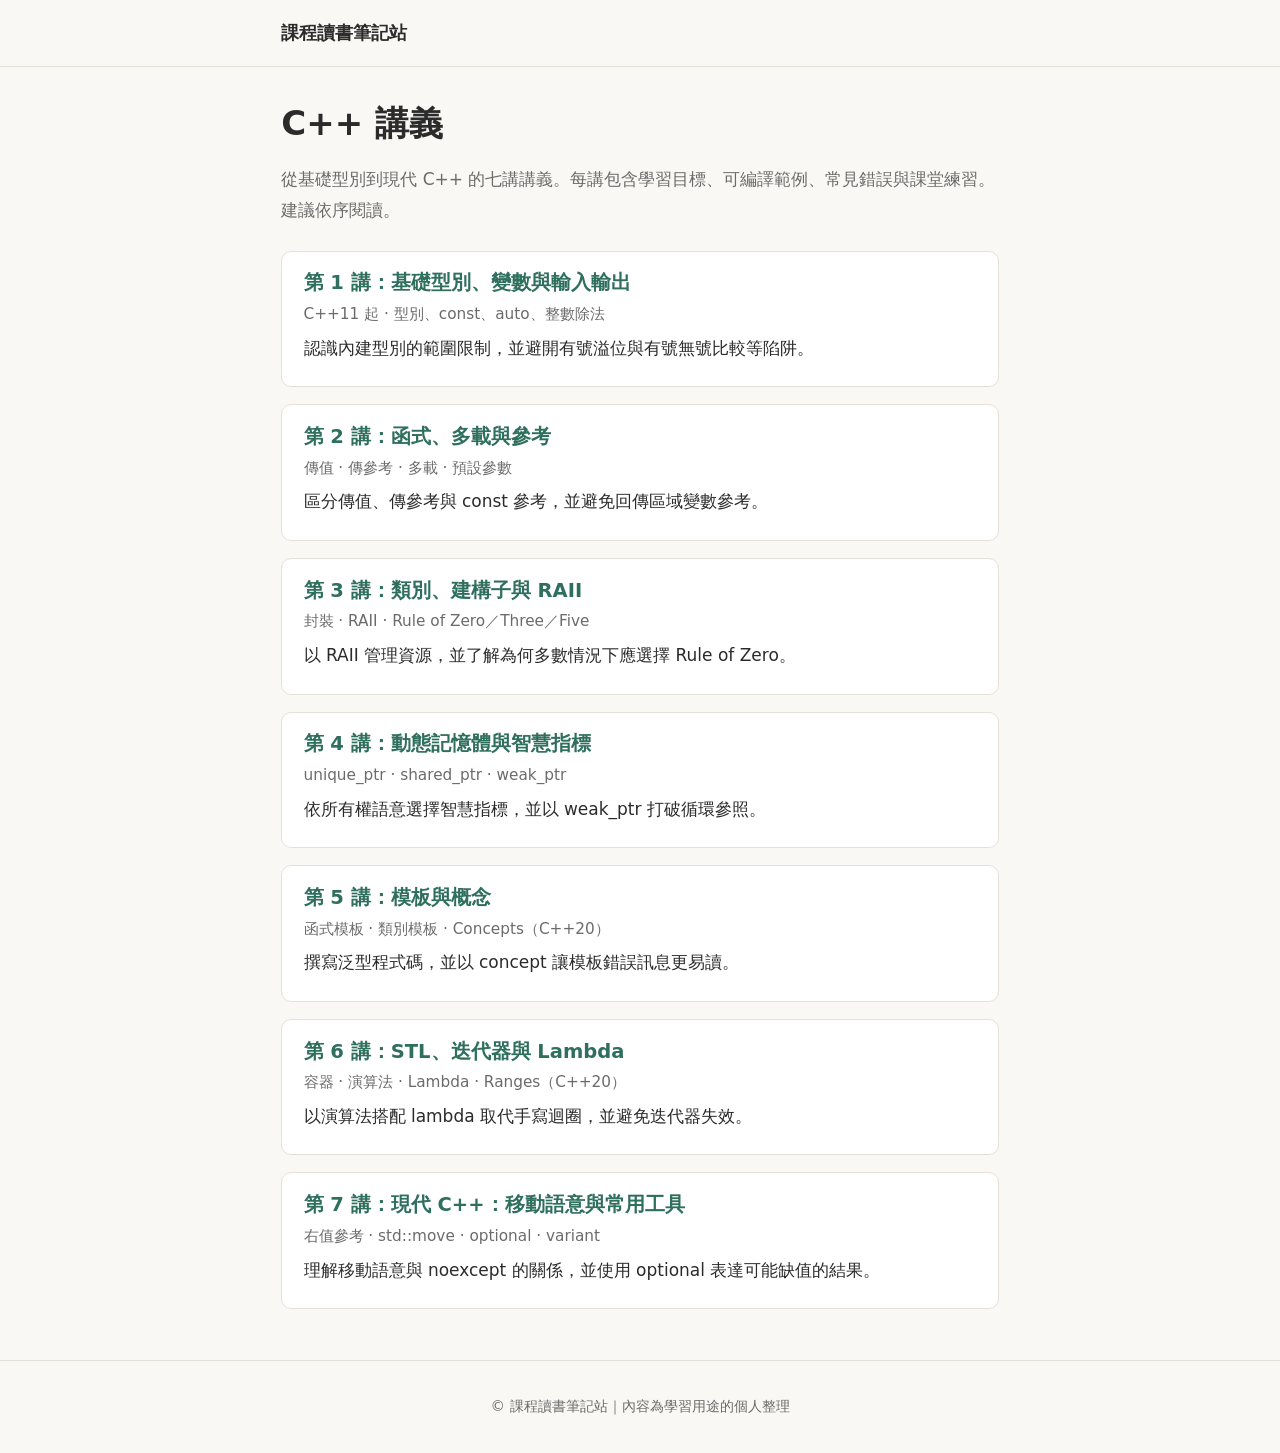
<file: index.html>
<!DOCTYPE html>
<html lang="zh-Hant">
<head>
  <meta charset="UTF-8">
  <meta name="viewport" content="width=device-width, initial-scale=1.0">
  <title>C++ 講義｜課程讀書筆記站</title>
  <link rel="stylesheet" href="assets/style.css">
</head>
<body>

<header class="site-header">
  <div class="wrap">
    <a class="site-title" href="index.html">課程讀書筆記站</a>
  </div>
</header>

<main>
  <h1>C++ 講義</h1>
  <p class="intro">從基礎型別到現代 C++ 的七講講義。每講包含學習目標、可編譯範例、常見錯誤與課堂練習。建議依序閱讀。</p>

  <ul class="note-list">
    <li class="note-card">
      <a href="notes/cpp-01-basics.html">
        <h2>第 1 講：基礎型別、變數與輸入輸出</h2>
        <p class="note-meta">C++11 起 · 型別、const、auto、整數除法</p>
        <p>認識內建型別的範圍限制，並避開有號溢位與有號無號比較等陷阱。</p>
      </a>
    </li>
    <li class="note-card">
      <a href="notes/cpp-02-functions-references.html">
        <h2>第 2 講：函式、多載與參考</h2>
        <p class="note-meta">傳值 · 傳參考 · 多載 · 預設參數</p>
        <p>區分傳值、傳參考與 const 參考，並避免回傳區域變數參考。</p>
      </a>
    </li>
    <li class="note-card">
      <a href="notes/cpp-03-classes-raii.html">
        <h2>第 3 講：類別、建構子與 RAII</h2>
        <p class="note-meta">封裝 · RAII · Rule of Zero／Three／Five</p>
        <p>以 RAII 管理資源，並了解為何多數情況下應選擇 Rule of Zero。</p>
      </a>
    </li>
    <li class="note-card">
      <a href="notes/cpp-04-smart-pointers.html">
        <h2>第 4 講：動態記憶體與智慧指標</h2>
        <p class="note-meta">unique_ptr · shared_ptr · weak_ptr</p>
        <p>依所有權語意選擇智慧指標，並以 weak_ptr 打破循環參照。</p>
      </a>
    </li>
    <li class="note-card">
      <a href="notes/cpp-05-templates-concepts.html">
        <h2>第 5 講：模板與概念</h2>
        <p class="note-meta">函式模板 · 類別模板 · Concepts（C++20）</p>
        <p>撰寫泛型程式碼，並以 concept 讓模板錯誤訊息更易讀。</p>
      </a>
    </li>
    <li class="note-card">
      <a href="notes/cpp-06-stl-lambda.html">
        <h2>第 6 講：STL、迭代器與 Lambda</h2>
        <p class="note-meta">容器 · 演算法 · Lambda · Ranges（C++20）</p>
        <p>以演算法搭配 lambda 取代手寫迴圈，並避免迭代器失效。</p>
      </a>
    </li>
    <li class="note-card">
      <a href="notes/cpp-07-modern-cpp.html">
        <h2>第 7 講：現代 C++：移動語意與常用工具</h2>
        <p class="note-meta">右值參考 · std::move · optional · variant</p>
        <p>理解移動語意與 noexcept 的關係，並使用 optional 表達可能缺值的結果。</p>
      </a>
    </li>
  </ul>
</main>

<footer class="site-footer">
  <p>© 課程讀書筆記站｜內容為學習用途的個人整理</p>
</footer>

</body>
</html>
</file>
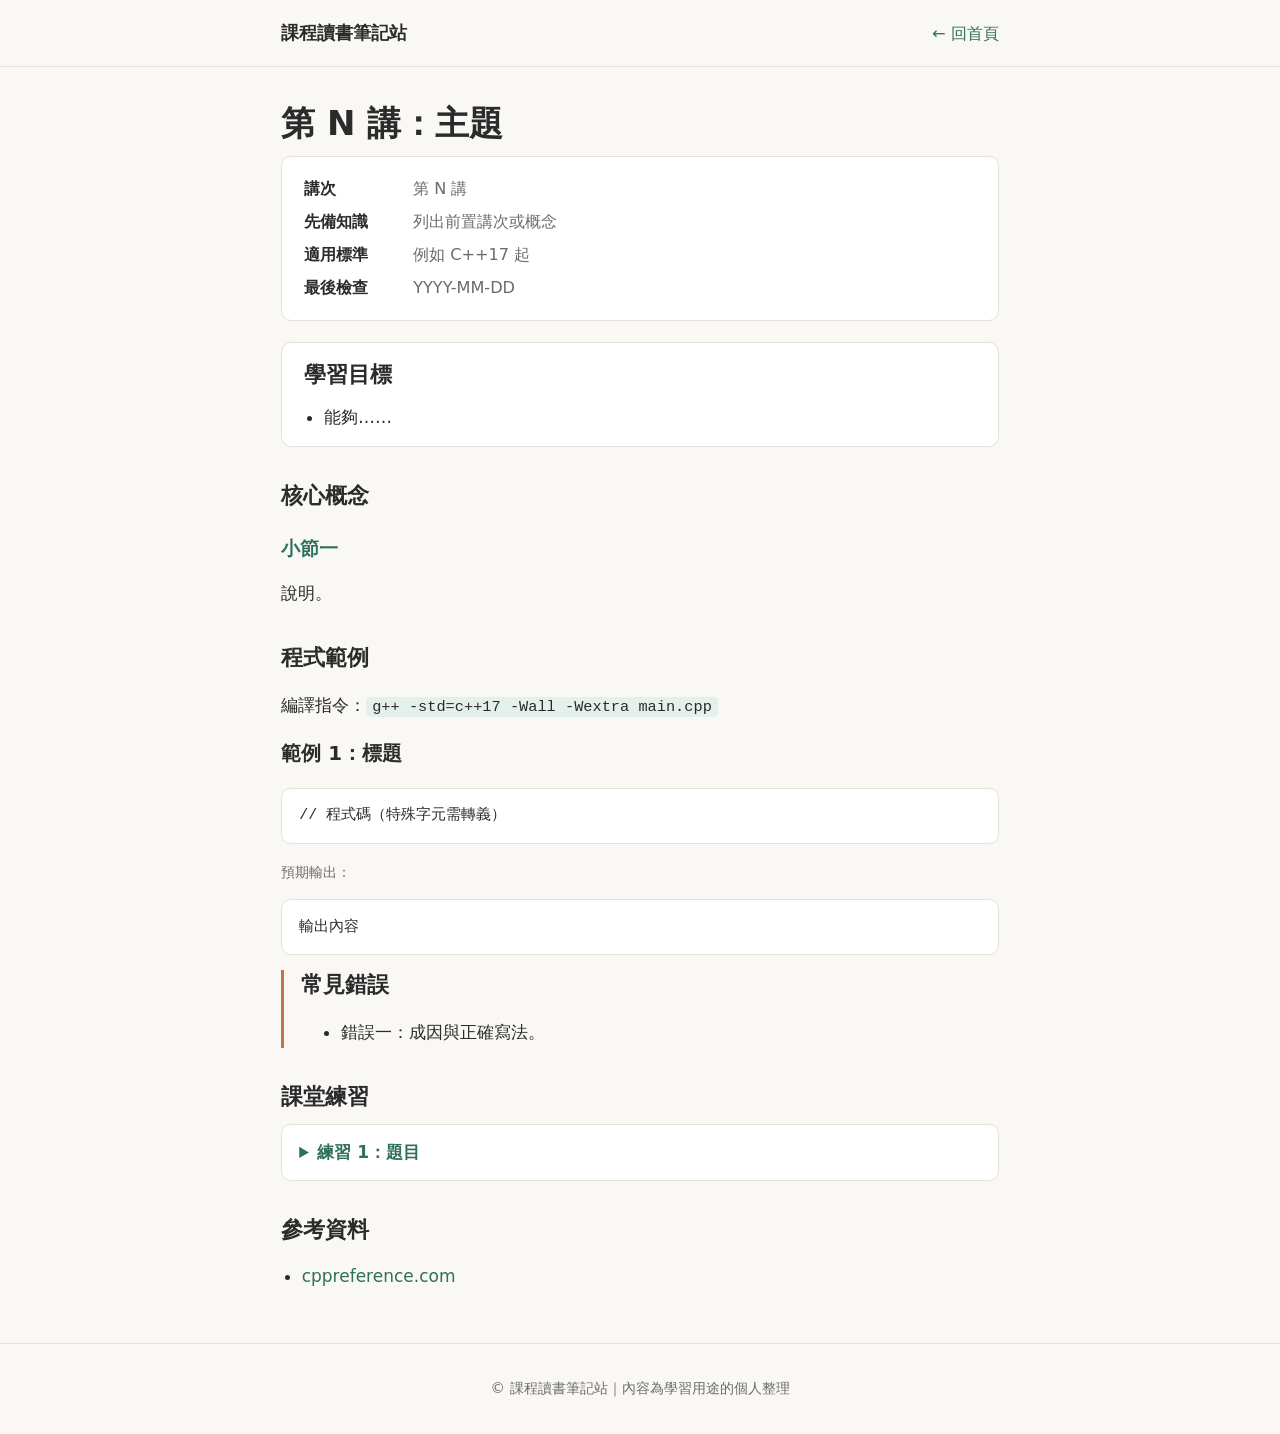
<file: notes/_lecture-template.html>
<!DOCTYPE html>
<html lang="zh-Hant">
<head>
  <meta charset="UTF-8">
  <meta name="viewport" content="width=device-width, initial-scale=1.0">
  <title>第 N 講｜主題｜課程讀書筆記站</title>
  <link rel="stylesheet" href="../assets/style.css">
</head>
<body>

<header class="site-header">
  <div class="wrap">
    <a class="site-title" href="../index.html">課程讀書筆記站</a>
    <a class="back-link" href="../index.html">← 回首頁</a>
  </div>
</header>

<main>
  <h1>第 N 講：主題</h1>

  <section class="meta">
    <dl>
      <dt>講次</dt><dd>第 N 講</dd>
      <dt>先備知識</dt><dd>列出前置講次或概念</dd>
      <dt>適用標準</dt><dd>例如 C++17 起</dd>
      <dt>最後檢查</dt><dd>YYYY-MM-DD</dd>
    </dl>
  </section>

  <section class="objectives">
    <h2>學習目標</h2>
    <ul>
      <li>能夠……</li>
    </ul>
  </section>

  <section class="concepts">
    <h2>核心概念</h2>
    <h3>小節一</h3>
    <p>說明。</p>
  </section>

  <section class="examples">
    <h2>程式範例</h2>
    <p>編譯指令：<code>g++ -std=c++17 -Wall -Wextra main.cpp</code></p>
    <h3>範例 1：標題</h3>
    <pre><code class="language-cpp">// 程式碼（特殊字元需轉義）
</code></pre>
    <p class="output-label">預期輸出：</p>
    <pre><code>輸出內容
</code></pre>
  </section>

  <section class="pitfalls">
    <h2>常見錯誤</h2>
    <ul>
      <li>錯誤一：成因與正確寫法。</li>
    </ul>
  </section>

  <section class="exercises">
    <h2>課堂練習</h2>
    <details>
      <summary>練習 1：題目</summary>
      <p>答案與說明。</p>
    </details>
  </section>

  <section class="references">
    <h2>參考資料</h2>
    <ul>
      <li><a href="https://en.cppreference.com/">cppreference.com</a></li>
    </ul>
  </section>
</main>

<footer class="site-footer">
  <p>© 課程讀書筆記站｜內容為學習用途的個人整理</p>
</footer>

</body>
</html>
</file>
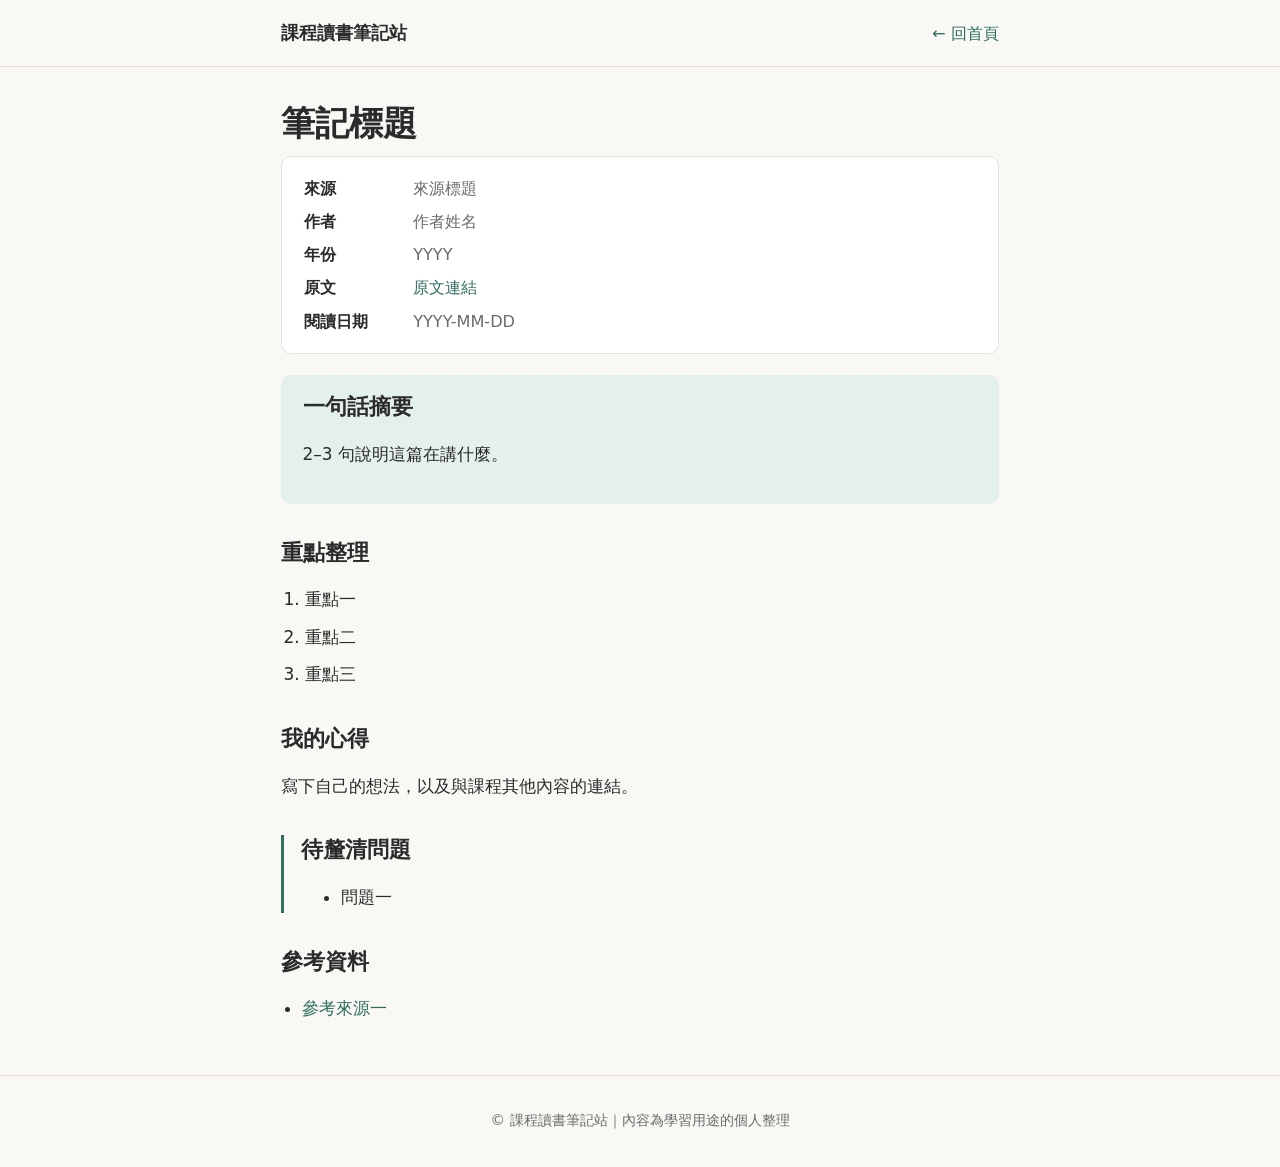
<file: notes/_template.html>
<!DOCTYPE html>
<html lang="zh-Hant">
<head>
  <meta charset="UTF-8">
  <meta name="viewport" content="width=device-width, initial-scale=1.0">
  <title>筆記標題｜課程讀書筆記站</title>
  <link rel="stylesheet" href="../assets/style.css">
</head>
<body>

<header class="site-header">
  <div class="wrap">
    <a class="site-title" href="../index.html">課程讀書筆記站</a>
    <a class="back-link" href="../index.html">← 回首頁</a>
  </div>
</header>

<main>
  <h1>筆記標題</h1>

  <section class="meta">
    <dl>
      <dt>來源</dt><dd>來源標題</dd>
      <dt>作者</dt><dd>作者姓名</dd>
      <dt>年份</dt><dd>YYYY</dd>
      <dt>原文</dt><dd><a href="https://example.com">原文連結</a></dd>
      <dt>閱讀日期</dt><dd>YYYY-MM-DD</dd>
    </dl>
  </section>

  <section class="summary">
    <h2>一句話摘要</h2>
    <p>2–3 句說明這篇在講什麼。</p>
  </section>

  <section class="key-points">
    <h2>重點整理</h2>
    <ol>
      <li>重點一</li>
      <li>重點二</li>
      <li>重點三</li>
    </ol>
  </section>

  <section class="reflection">
    <h2>我的心得</h2>
    <p>寫下自己的想法，以及與課程其他內容的連結。</p>
  </section>

  <section class="questions">
    <h2>待釐清問題</h2>
    <ul>
      <li>問題一</li>
    </ul>
  </section>

  <section class="references">
    <h2>參考資料</h2>
    <ul>
      <li><a href="https://example.com">參考來源一</a></li>
    </ul>
  </section>
</main>

<footer class="site-footer">
  <p>© 課程讀書筆記站｜內容為學習用途的個人整理</p>
</footer>

</body>
</html>
</file>
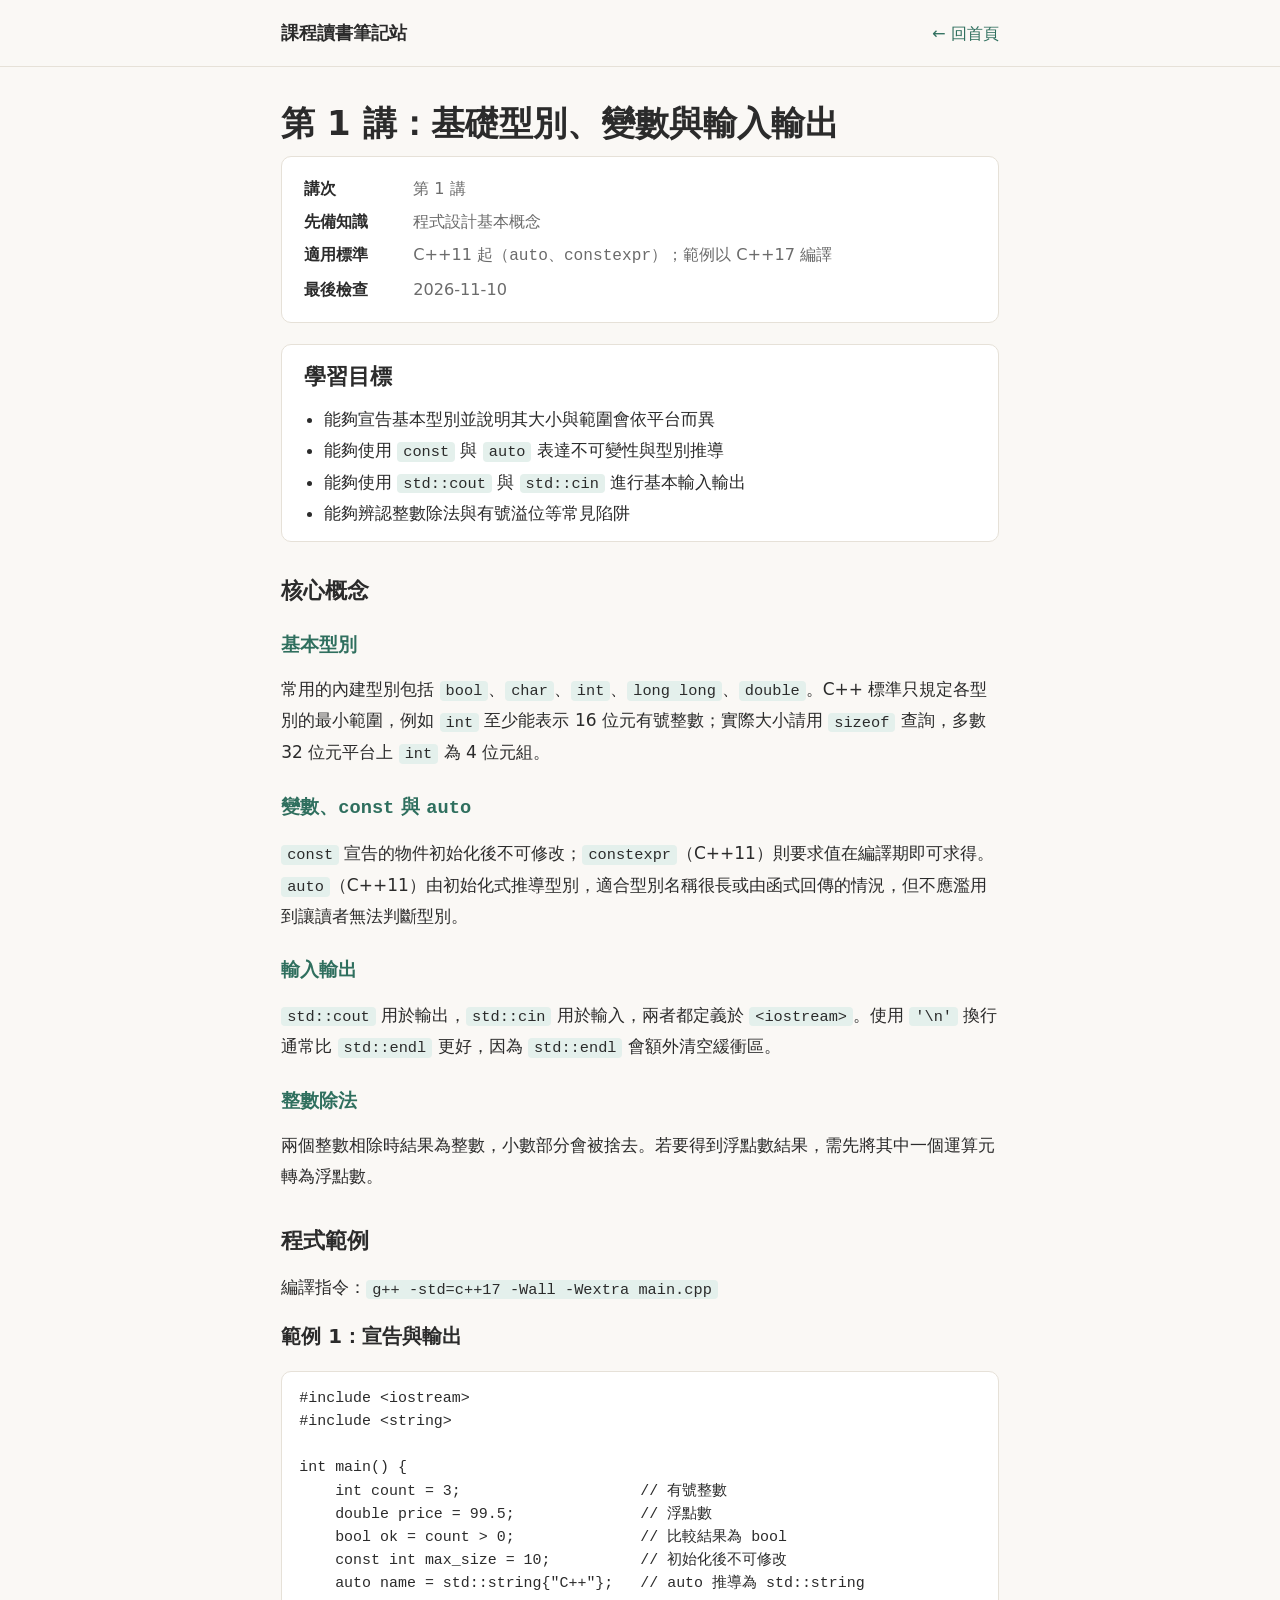
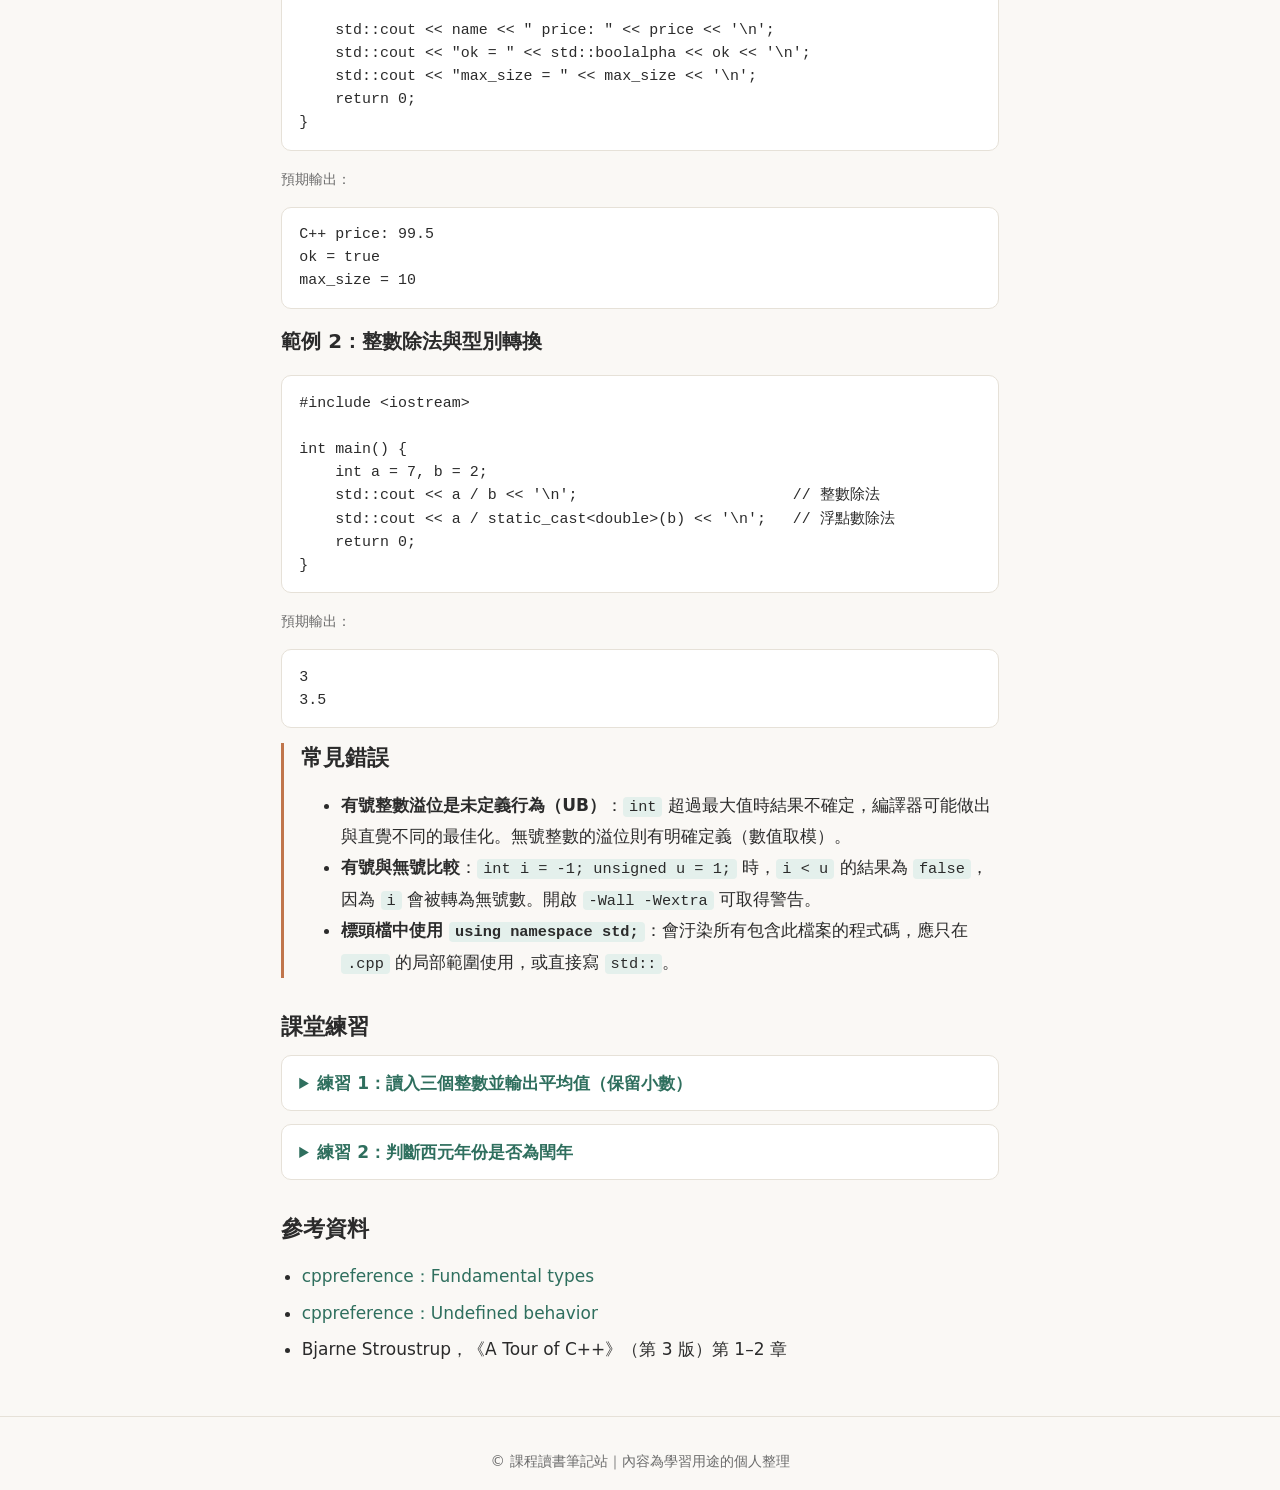
<file: notes/cpp-01-basics.html>
<!DOCTYPE html>
<html lang="zh-Hant">
<head>
  <meta charset="UTF-8">
  <meta name="viewport" content="width=device-width, initial-scale=1.0">
  <title>第 1 講｜基礎：型別、變數與輸入輸出｜課程讀書筆記站</title>
  <link rel="stylesheet" href="../assets/style.css">
</head>
<body>

<header class="site-header">
  <div class="wrap">
    <a class="site-title" href="../index.html">課程讀書筆記站</a>
    <a class="back-link" href="../index.html">← 回首頁</a>
  </div>
</header>

<main>
  <h1>第 1 講：基礎型別、變數與輸入輸出</h1>

  <section class="meta">
    <dl>
      <dt>講次</dt><dd>第 1 講</dd>
      <dt>先備知識</dt><dd>程式設計基本概念</dd>
      <dt>適用標準</dt><dd>C++11 起（<code>auto</code>、<code>constexpr</code>）；範例以 C++17 編譯</dd>
      <dt>最後檢查</dt><dd>2026-11-10</dd>
    </dl>
  </section>

  <section class="objectives">
    <h2>學習目標</h2>
    <ul>
      <li>能夠宣告基本型別並說明其大小與範圍會依平台而異</li>
      <li>能夠使用 <code>const</code> 與 <code>auto</code> 表達不可變性與型別推導</li>
      <li>能夠使用 <code>std::cout</code> 與 <code>std::cin</code> 進行基本輸入輸出</li>
      <li>能夠辨認整數除法與有號溢位等常見陷阱</li>
    </ul>
  </section>

  <section class="concepts">
    <h2>核心概念</h2>
    <h3>基本型別</h3>
    <p>常用的內建型別包括 <code>bool</code>、<code>char</code>、<code>int</code>、<code>long long</code>、<code>double</code>。C++ 標準只規定各型別的最小範圍，例如 <code>int</code> 至少能表示 16 位元有號整數；實際大小請用 <code>sizeof</code> 查詢，多數 32 位元平台上 <code>int</code> 為 4 位元組。</p>

    <h3>變數、<code>const</code> 與 <code>auto</code></h3>
    <p><code>const</code> 宣告的物件初始化後不可修改；<code>constexpr</code>（C++11）則要求值在編譯期即可求得。<code>auto</code>（C++11）由初始化式推導型別，適合型別名稱很長或由函式回傳的情況，但不應濫用到讓讀者無法判斷型別。</p>

    <h3>輸入輸出</h3>
    <p><code>std::cout</code> 用於輸出，<code>std::cin</code> 用於輸入，兩者都定義於 <code>&lt;iostream&gt;</code>。使用 <code>'\n'</code> 換行通常比 <code>std::endl</code> 更好，因為 <code>std::endl</code> 會額外清空緩衝區。</p>

    <h3>整數除法</h3>
    <p>兩個整數相除時結果為整數，小數部分會被捨去。若要得到浮點數結果，需先將其中一個運算元轉為浮點數。</p>
  </section>

  <section class="examples">
    <h2>程式範例</h2>
    <p>編譯指令：<code>g++ -std=c++17 -Wall -Wextra main.cpp</code></p>

    <h3>範例 1：宣告與輸出</h3>
    <pre><code class="language-cpp">#include &lt;iostream&gt;
#include &lt;string&gt;

int main() {
    int count = 3;                    // 有號整數
    double price = 99.5;              // 浮點數
    bool ok = count &gt; 0;              // 比較結果為 bool
    const int max_size = 10;          // 初始化後不可修改
    auto name = std::string{"C++"};   // auto 推導為 std::string

    std::cout &lt;&lt; name &lt;&lt; " price: " &lt;&lt; price &lt;&lt; '\n';
    std::cout &lt;&lt; "ok = " &lt;&lt; std::boolalpha &lt;&lt; ok &lt;&lt; '\n';
    std::cout &lt;&lt; "max_size = " &lt;&lt; max_size &lt;&lt; '\n';
    return 0;
}
</code></pre>
    <p class="output-label">預期輸出：</p>
    <pre><code>C++ price: 99.5
ok = true
max_size = 10
</code></pre>

    <h3>範例 2：整數除法與型別轉換</h3>
    <pre><code class="language-cpp">#include &lt;iostream&gt;

int main() {
    int a = 7, b = 2;
    std::cout &lt;&lt; a / b &lt;&lt; '\n';                        // 整數除法
    std::cout &lt;&lt; a / static_cast&lt;double&gt;(b) &lt;&lt; '\n';   // 浮點數除法
    return 0;
}
</code></pre>
    <p class="output-label">預期輸出：</p>
    <pre><code>3
3.5
</code></pre>
  </section>

  <section class="pitfalls">
    <h2>常見錯誤</h2>
    <ul>
      <li><strong>有號整數溢位是未定義行為（UB）</strong>：<code>int</code> 超過最大值時結果不確定，編譯器可能做出與直覺不同的最佳化。無號整數的溢位則有明確定義（數值取模）。</li>
      <li><strong>有號與無號比較</strong>：<code>int i = -1; unsigned u = 1;</code> 時，<code>i &lt; u</code> 的結果為 <code>false</code>，因為 <code>i</code> 會被轉為無號數。開啟 <code>-Wall -Wextra</code> 可取得警告。</li>
      <li><strong>標頭檔中使用 <code>using namespace std;</code></strong>：會汙染所有包含此檔案的程式碼，應只在 <code>.cpp</code> 的局部範圍使用，或直接寫 <code>std::</code>。</li>
    </ul>
  </section>

  <section class="exercises">
    <h2>課堂練習</h2>
    <details>
      <summary>練習 1：讀入三個整數並輸出平均值（保留小數）</summary>
      <pre><code class="language-cpp">#include &lt;iostream&gt;

int main() {
    int x, y, z;
    std::cin &gt;&gt; x &gt;&gt; y &gt;&gt; z;
    double avg = (x + y + z) / 3.0;   // 3.0 為 double，避免整數除法
    std::cout &lt;&lt; avg &lt;&lt; '\n';
    return 0;
}</code></pre>
    </details>
    <details>
      <summary>練習 2：判斷西元年份是否為閏年</summary>
      <p>規則：能被 4 整除且不能被 100 整除，或能被 400 整除。</p>
      <pre><code class="language-cpp">bool is_leap(int year) {
    return (year % 4 == 0 &amp;&amp; year % 100 != 0) || year % 400 == 0;
}</code></pre>
    </details>
  </section>

  <section class="references">
    <h2>參考資料</h2>
    <ul>
      <li><a href="https://en.cppreference.com/w/cpp/language/types">cppreference：Fundamental types</a></li>
      <li><a href="https://en.cppreference.com/w/cpp/language/ub">cppreference：Undefined behavior</a></li>
      <li>Bjarne Stroustrup，《A Tour of C++》（第 3 版）第 1–2 章</li>
    </ul>
  </section>
</main>

<footer class="site-footer">
  <p>© 課程讀書筆記站｜內容為學習用途的個人整理</p>
</footer>

</body>
</html>
</file>
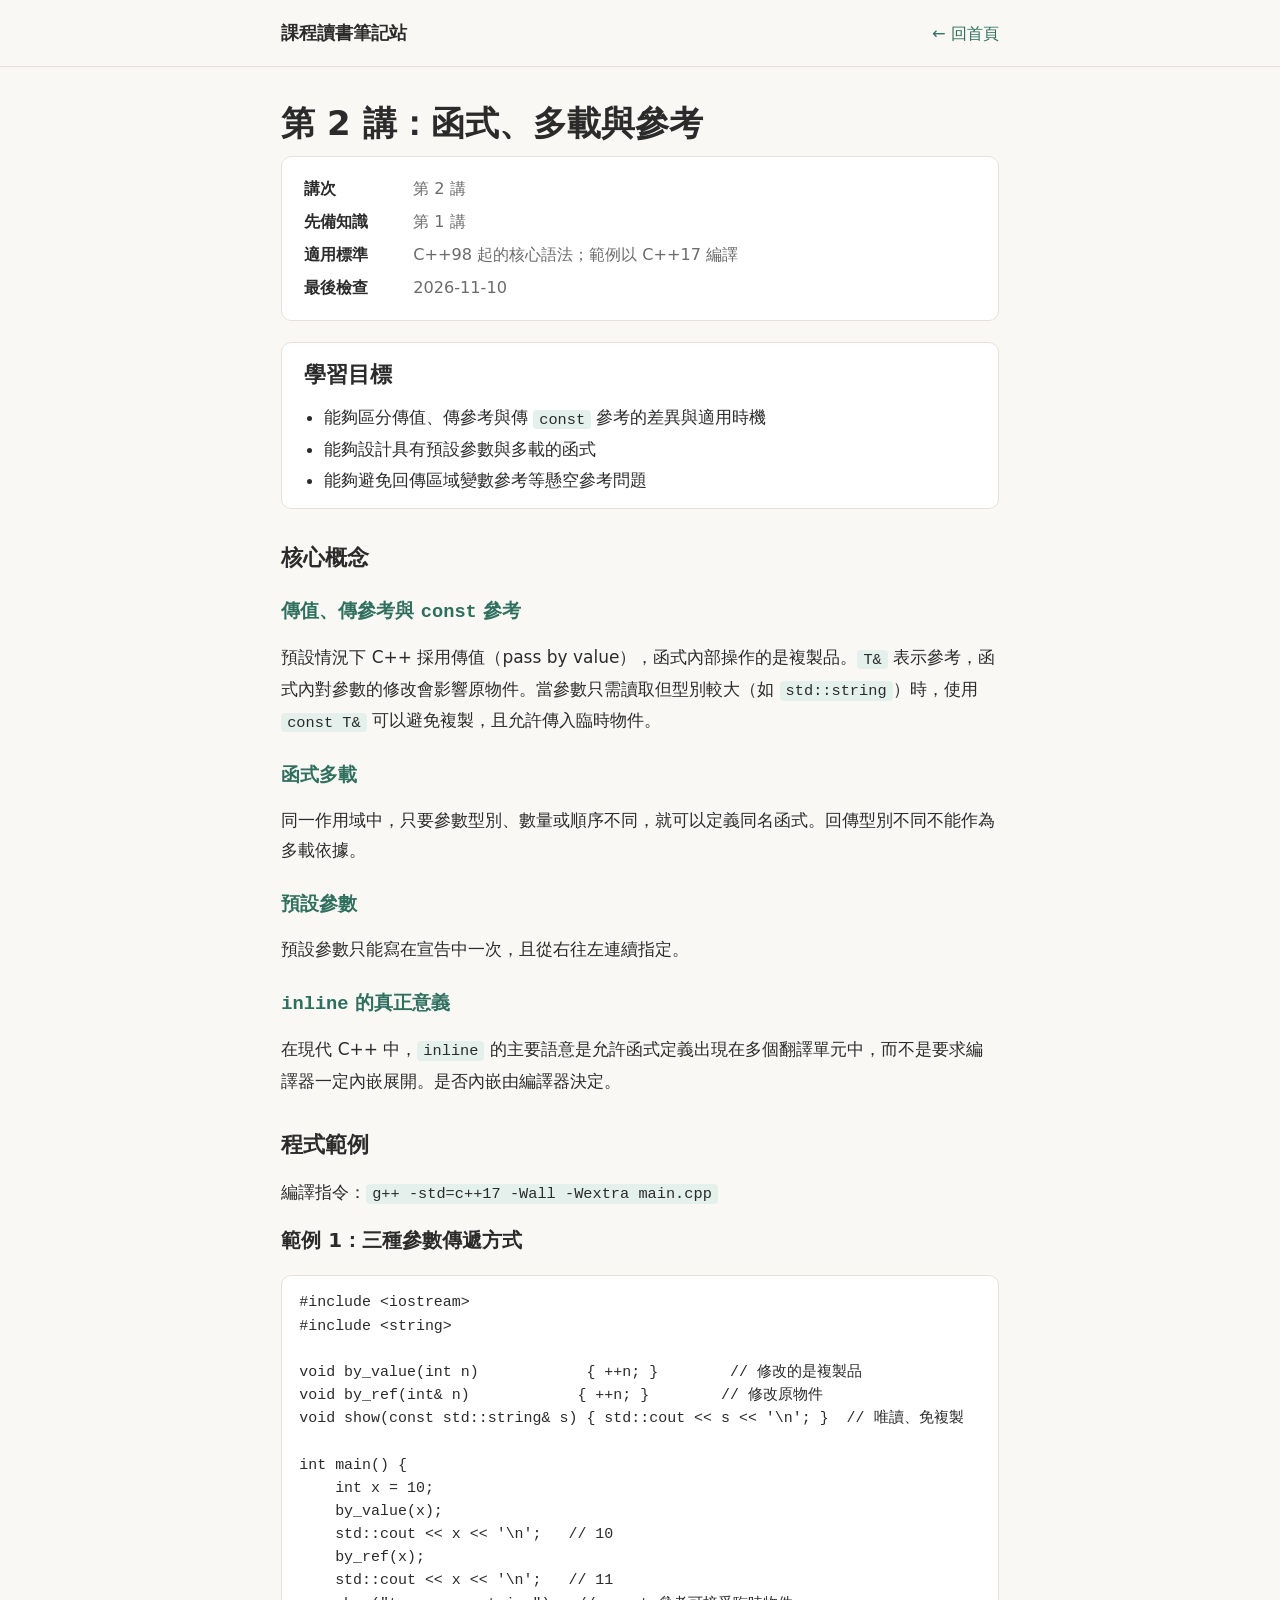
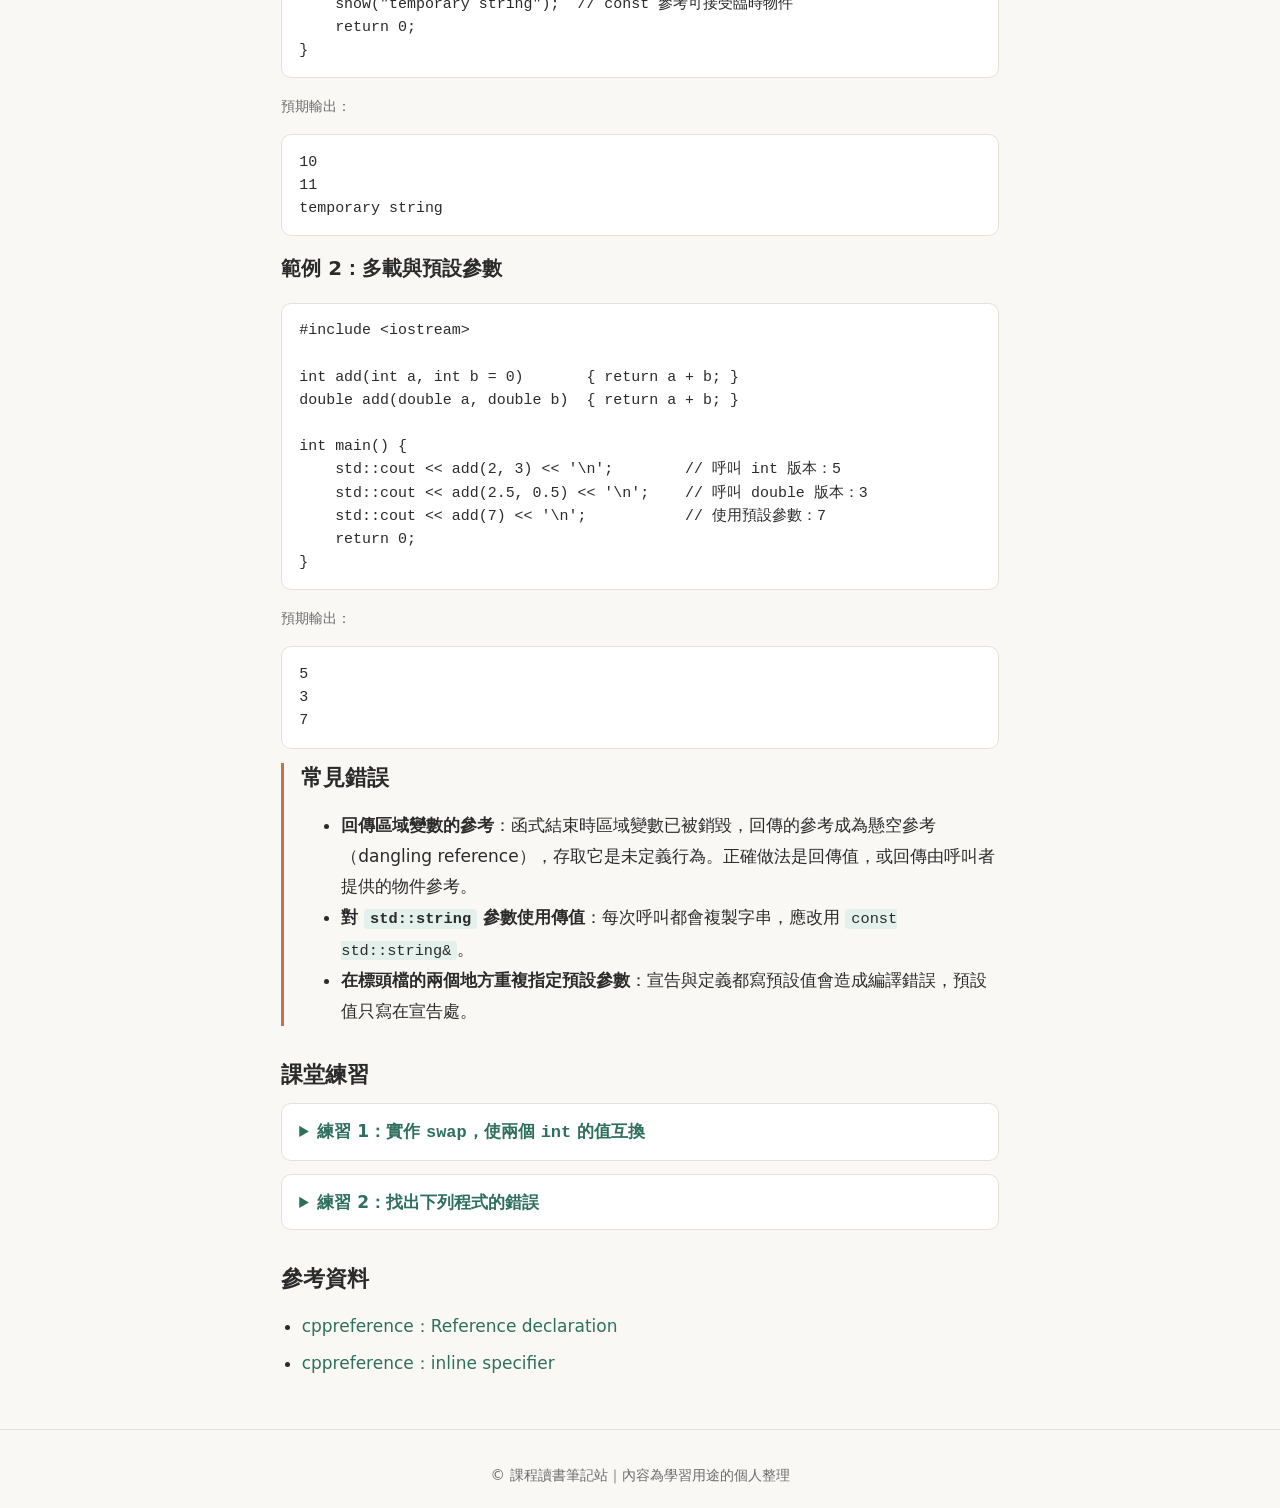
<file: notes/cpp-02-functions-references.html>
<!DOCTYPE html>
<html lang="zh-Hant">
<head>
  <meta charset="UTF-8">
  <meta name="viewport" content="width=device-width, initial-scale=1.0">
  <title>第 2 講｜函式、多載與參考｜課程讀書筆記站</title>
  <link rel="stylesheet" href="../assets/style.css">
</head>
<body>

<header class="site-header">
  <div class="wrap">
    <a class="site-title" href="../index.html">課程讀書筆記站</a>
    <a class="back-link" href="../index.html">← 回首頁</a>
  </div>
</header>

<main>
  <h1>第 2 講：函式、多載與參考</h1>

  <section class="meta">
    <dl>
      <dt>講次</dt><dd>第 2 講</dd>
      <dt>先備知識</dt><dd>第 1 講</dd>
      <dt>適用標準</dt><dd>C++98 起的核心語法；範例以 C++17 編譯</dd>
      <dt>最後檢查</dt><dd>2026-11-10</dd>
    </dl>
  </section>

  <section class="objectives">
    <h2>學習目標</h2>
    <ul>
      <li>能夠區分傳值、傳參考與傳 <code>const</code> 參考的差異與適用時機</li>
      <li>能夠設計具有預設參數與多載的函式</li>
      <li>能夠避免回傳區域變數參考等懸空參考問題</li>
    </ul>
  </section>

  <section class="concepts">
    <h2>核心概念</h2>
    <h3>傳值、傳參考與 <code>const</code> 參考</h3>
    <p>預設情況下 C++ 採用傳值（pass by value），函式內部操作的是複製品。<code>T&amp;</code> 表示參考，函式內對參數的修改會影響原物件。當參數只需讀取但型別較大（如 <code>std::string</code>）時，使用 <code>const T&amp;</code> 可以避免複製，且允許傳入臨時物件。</p>

    <h3>函式多載</h3>
    <p>同一作用域中，只要參數型別、數量或順序不同，就可以定義同名函式。回傳型別不同不能作為多載依據。</p>

    <h3>預設參數</h3>
    <p>預設參數只能寫在宣告中一次，且從右往左連續指定。</p>

    <h3><code>inline</code> 的真正意義</h3>
    <p>在現代 C++ 中，<code>inline</code> 的主要語意是允許函式定義出現在多個翻譯單元中，而不是要求編譯器一定內嵌展開。是否內嵌由編譯器決定。</p>
  </section>

  <section class="examples">
    <h2>程式範例</h2>
    <p>編譯指令：<code>g++ -std=c++17 -Wall -Wextra main.cpp</code></p>

    <h3>範例 1：三種參數傳遞方式</h3>
    <pre><code class="language-cpp">#include &lt;iostream&gt;
#include &lt;string&gt;

void by_value(int n)            { ++n; }        // 修改的是複製品
void by_ref(int&amp; n)            { ++n; }        // 修改原物件
void show(const std::string&amp; s) { std::cout &lt;&lt; s &lt;&lt; '\n'; }  // 唯讀、免複製

int main() {
    int x = 10;
    by_value(x);
    std::cout &lt;&lt; x &lt;&lt; '\n';   // 10
    by_ref(x);
    std::cout &lt;&lt; x &lt;&lt; '\n';   // 11
    show("temporary string");  // const 參考可接受臨時物件
    return 0;
}
</code></pre>
    <p class="output-label">預期輸出：</p>
    <pre><code>10
11
temporary string
</code></pre>

    <h3>範例 2：多載與預設參數</h3>
    <pre><code class="language-cpp">#include &lt;iostream&gt;

int add(int a, int b = 0)       { return a + b; }
double add(double a, double b)  { return a + b; }

int main() {
    std::cout &lt;&lt; add(2, 3) &lt;&lt; '\n';        // 呼叫 int 版本：5
    std::cout &lt;&lt; add(2.5, 0.5) &lt;&lt; '\n';    // 呼叫 double 版本：3
    std::cout &lt;&lt; add(7) &lt;&lt; '\n';           // 使用預設參數：7
    return 0;
}
</code></pre>
    <p class="output-label">預期輸出：</p>
    <pre><code>5
3
7
</code></pre>
  </section>

  <section class="pitfalls">
    <h2>常見錯誤</h2>
    <ul>
      <li><strong>回傳區域變數的參考</strong>：函式結束時區域變數已被銷毀，回傳的參考成為懸空參考（dangling reference），存取它是未定義行為。正確做法是回傳值，或回傳由呼叫者提供的物件參考。</li>
      <li><strong>對 <code>std::string</code> 參數使用傳值</strong>：每次呼叫都會複製字串，應改用 <code>const std::string&amp;</code>。</li>
      <li><strong>在標頭檔的兩個地方重複指定預設參數</strong>：宣告與定義都寫預設值會造成編譯錯誤，預設值只寫在宣告處。</li>
    </ul>
  </section>

  <section class="exercises">
    <h2>課堂練習</h2>
    <details>
      <summary>練習 1：實作 <code>swap</code>，使兩個 <code>int</code> 的值互換</summary>
      <p>必須使用參考參數，否則函式內的交換不會影響呼叫端。</p>
      <pre><code class="language-cpp">void swap_int(int&amp; a, int&amp; b) {
    int tmp = a;
    a = b;
    b = tmp;
}</code></pre>
    </details>
    <details>
      <summary>練習 2：找出下列程式的錯誤</summary>
      <pre><code class="language-cpp">int&amp; make_value() {
    int v = 42;
    return v;   // 錯誤：回傳區域變數的參考
}</code></pre>
      <p>修正：改為 <code>int make_value()</code>，回傳值本身。</p>
    </details>
  </section>

  <section class="references">
    <h2>參考資料</h2>
    <ul>
      <li><a href="https://en.cppreference.com/w/cpp/language/reference">cppreference：Reference declaration</a></li>
      <li><a href="https://en.cppreference.com/w/cpp/language/inline">cppreference：inline specifier</a></li>
    </ul>
  </section>
</main>

<footer class="site-footer">
  <p>© 課程讀書筆記站｜內容為學習用途的個人整理</p>
</footer>

</body>
</html>
</file>
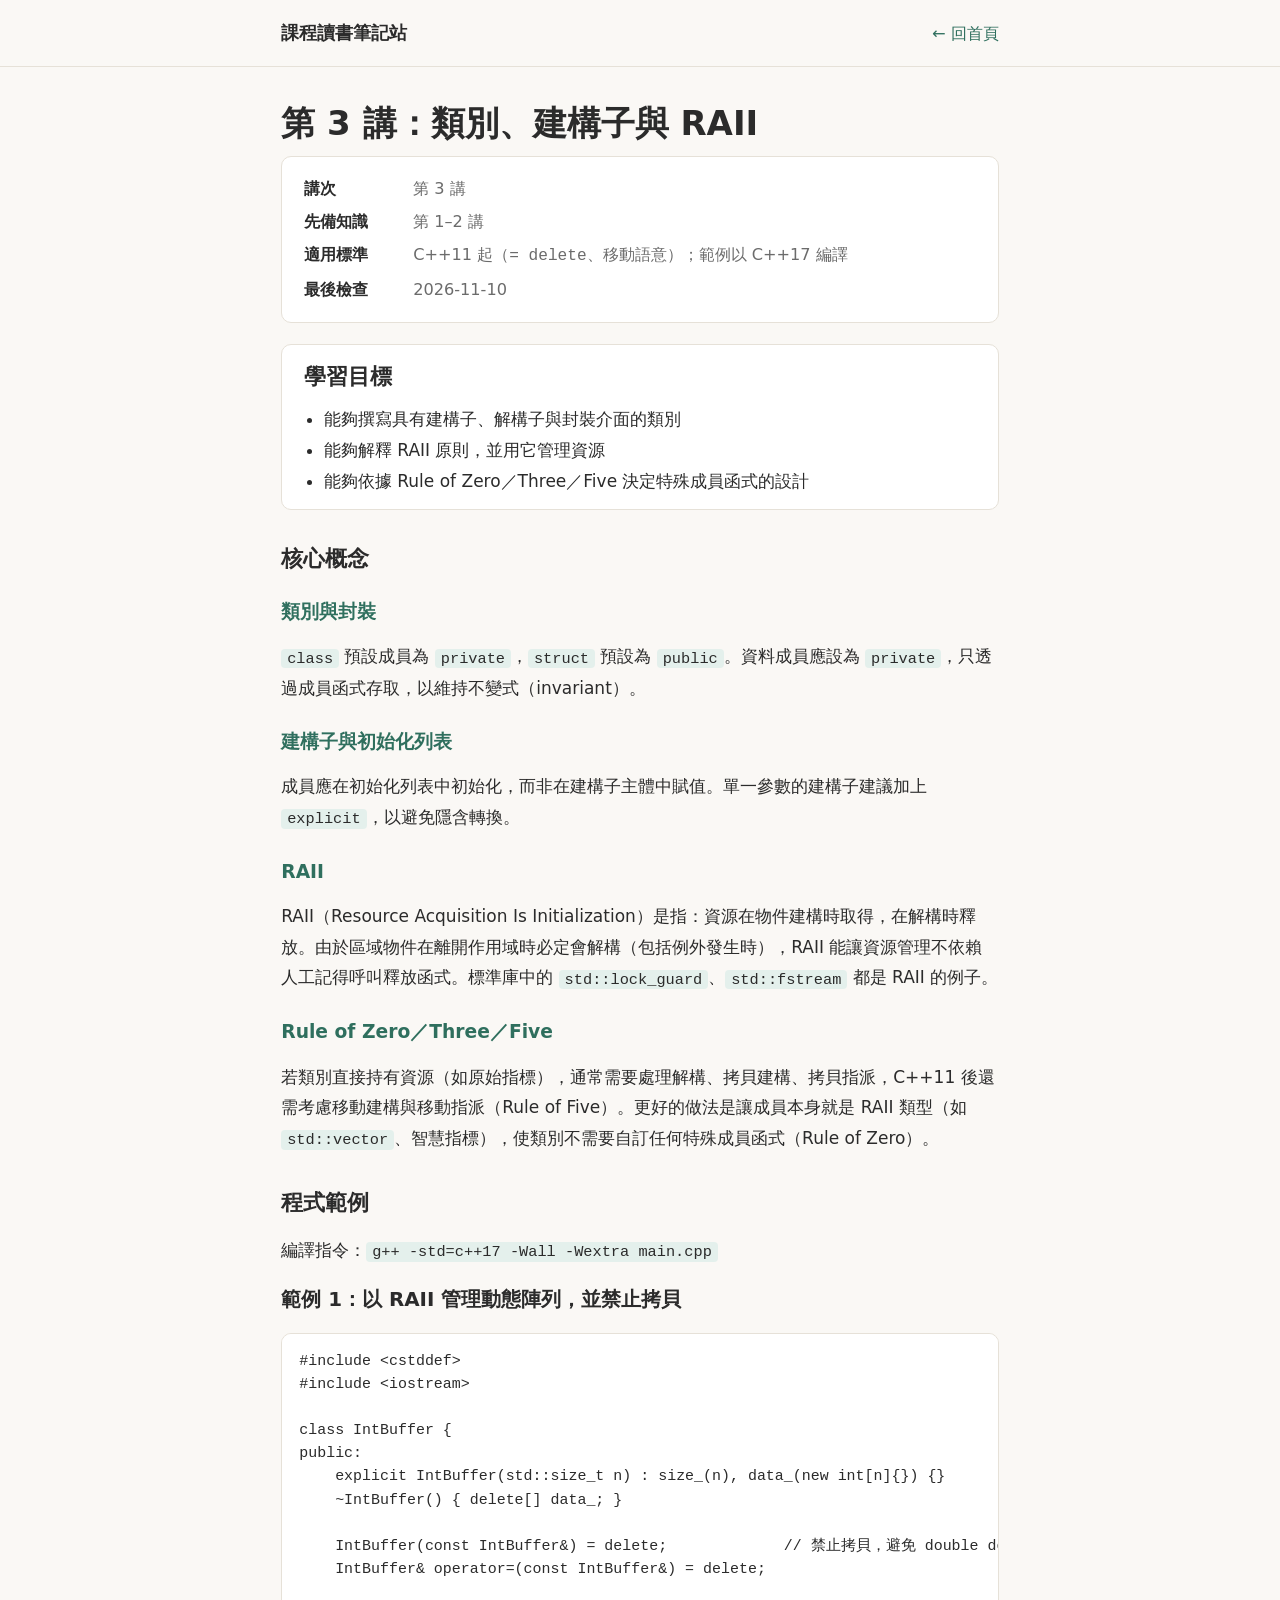
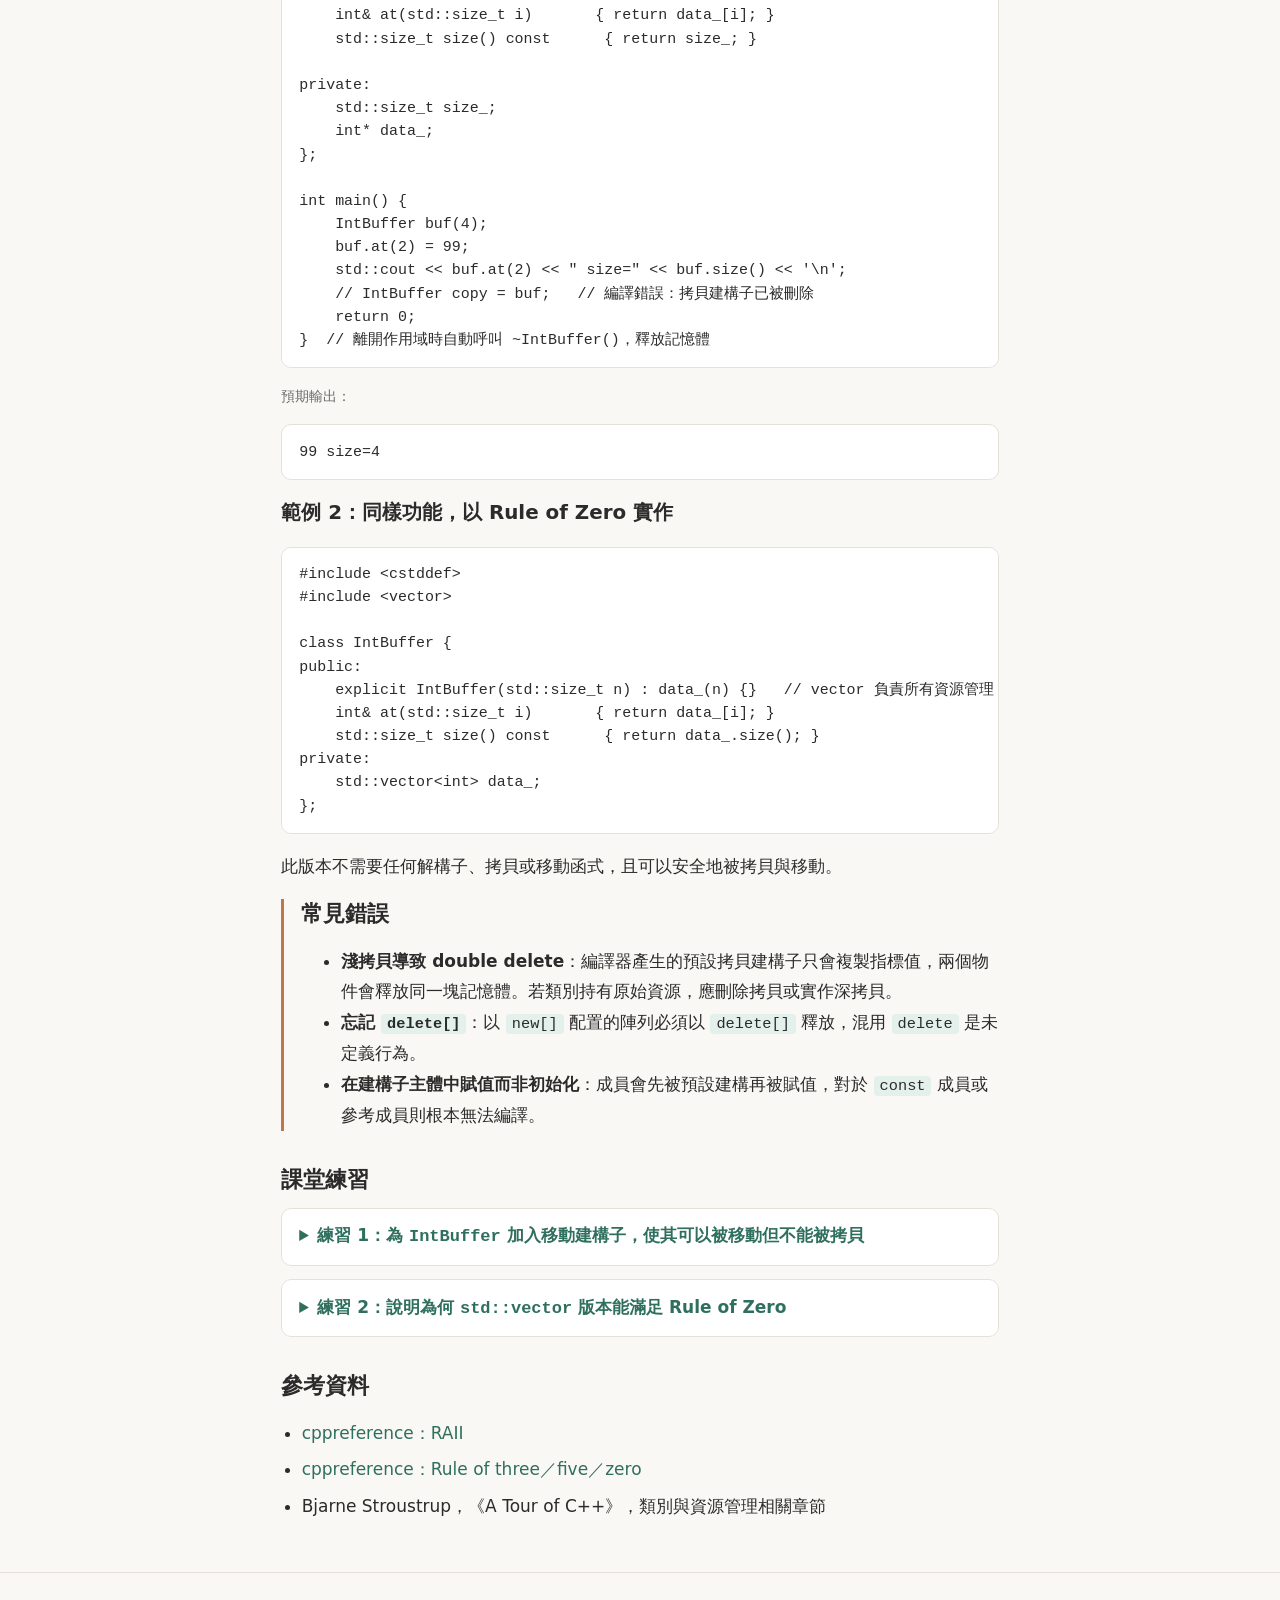
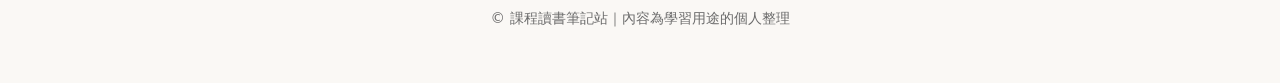
<file: notes/cpp-03-classes-raii.html>
<!DOCTYPE html>
<html lang="zh-Hant">
<head>
  <meta charset="UTF-8">
  <meta name="viewport" content="width=device-width, initial-scale=1.0">
  <title>第 3 講｜類別、建構子與 RAII｜課程讀書筆記站</title>
  <link rel="stylesheet" href="../assets/style.css">
</head>
<body>

<header class="site-header">
  <div class="wrap">
    <a class="site-title" href="../index.html">課程讀書筆記站</a>
    <a class="back-link" href="../index.html">← 回首頁</a>
  </div>
</header>

<main>
  <h1>第 3 講：類別、建構子與 RAII</h1>

  <section class="meta">
    <dl>
      <dt>講次</dt><dd>第 3 講</dd>
      <dt>先備知識</dt><dd>第 1–2 講</dd>
      <dt>適用標準</dt><dd>C++11 起（<code>= delete</code>、移動語意）；範例以 C++17 編譯</dd>
      <dt>最後檢查</dt><dd>2026-11-10</dd>
    </dl>
  </section>

  <section class="objectives">
    <h2>學習目標</h2>
    <ul>
      <li>能夠撰寫具有建構子、解構子與封裝介面的類別</li>
      <li>能夠解釋 RAII 原則，並用它管理資源</li>
      <li>能夠依據 Rule of Zero／Three／Five 決定特殊成員函式的設計</li>
    </ul>
  </section>

  <section class="concepts">
    <h2>核心概念</h2>
    <h3>類別與封裝</h3>
    <p><code>class</code> 預設成員為 <code>private</code>，<code>struct</code> 預設為 <code>public</code>。資料成員應設為 <code>private</code>，只透過成員函式存取，以維持不變式（invariant）。</p>

    <h3>建構子與初始化列表</h3>
    <p>成員應在初始化列表中初始化，而非在建構子主體中賦值。單一參數的建構子建議加上 <code>explicit</code>，以避免隱含轉換。</p>

    <h3>RAII</h3>
    <p>RAII（Resource Acquisition Is Initialization）是指：資源在物件建構時取得，在解構時釋放。由於區域物件在離開作用域時必定會解構（包括例外發生時），RAII 能讓資源管理不依賴人工記得呼叫釋放函式。標準庫中的 <code>std::lock_guard</code>、<code>std::fstream</code> 都是 RAII 的例子。</p>

    <h3>Rule of Zero／Three／Five</h3>
    <p>若類別直接持有資源（如原始指標），通常需要處理解構、拷貝建構、拷貝指派，C++11 後還需考慮移動建構與移動指派（Rule of Five）。更好的做法是讓成員本身就是 RAII 類型（如 <code>std::vector</code>、智慧指標），使類別不需要自訂任何特殊成員函式（Rule of Zero）。</p>
  </section>

  <section class="examples">
    <h2>程式範例</h2>
    <p>編譯指令：<code>g++ -std=c++17 -Wall -Wextra main.cpp</code></p>

    <h3>範例 1：以 RAII 管理動態陣列，並禁止拷貝</h3>
    <pre><code class="language-cpp">#include &lt;cstddef&gt;
#include &lt;iostream&gt;

class IntBuffer {
public:
    explicit IntBuffer(std::size_t n) : size_(n), data_(new int[n]{}) {}
    ~IntBuffer() { delete[] data_; }

    IntBuffer(const IntBuffer&amp;) = delete;             // 禁止拷貝，避免 double delete
    IntBuffer&amp; operator=(const IntBuffer&amp;) = delete;

    int&amp; at(std::size_t i)       { return data_[i]; }
    std::size_t size() const      { return size_; }

private:
    std::size_t size_;
    int* data_;
};

int main() {
    IntBuffer buf(4);
    buf.at(2) = 99;
    std::cout &lt;&lt; buf.at(2) &lt;&lt; " size=" &lt;&lt; buf.size() &lt;&lt; '\n';
    // IntBuffer copy = buf;   // 編譯錯誤：拷貝建構子已被刪除
    return 0;
}  // 離開作用域時自動呼叫 ~IntBuffer()，釋放記憶體
</code></pre>
    <p class="output-label">預期輸出：</p>
    <pre><code>99 size=4
</code></pre>

    <h3>範例 2：同樣功能，以 Rule of Zero 實作</h3>
    <pre><code class="language-cpp">#include &lt;cstddef&gt;
#include &lt;vector&gt;

class IntBuffer {
public:
    explicit IntBuffer(std::size_t n) : data_(n) {}   // vector 負責所有資源管理
    int&amp; at(std::size_t i)       { return data_[i]; }
    std::size_t size() const      { return data_.size(); }
private:
    std::vector&lt;int&gt; data_;
};
</code></pre>
    <p>此版本不需要任何解構子、拷貝或移動函式，且可以安全地被拷貝與移動。</p>
  </section>

  <section class="pitfalls">
    <h2>常見錯誤</h2>
    <ul>
      <li><strong>淺拷貝導致 double delete</strong>：編譯器產生的預設拷貝建構子只會複製指標值，兩個物件會釋放同一塊記憶體。若類別持有原始資源，應刪除拷貝或實作深拷貝。</li>
      <li><strong>忘記 <code>delete[]</code></strong>：以 <code>new[]</code> 配置的陣列必須以 <code>delete[]</code> 釋放，混用 <code>delete</code> 是未定義行為。</li>
      <li><strong>在建構子主體中賦值而非初始化</strong>：成員會先被預設建構再被賦值，對於 <code>const</code> 成員或參考成員則根本無法編譯。</li>
    </ul>
  </section>

  <section class="exercises">
    <h2>課堂練習</h2>
    <details>
      <summary>練習 1：為 <code>IntBuffer</code> 加入移動建構子，使其可以被移動但不能被拷貝</summary>
      <pre><code class="language-cpp">IntBuffer(IntBuffer&amp;&amp; other) noexcept
    : size_(other.size_), data_(other.data_) {
    other.size_ = 0;
    other.data_ = nullptr;   // 讓來源物件的解構子不會再次釋放
}</code></pre>
    </details>
    <details>
      <summary>練習 2：說明為何 <code>std::vector</code> 版本能滿足 Rule of Zero</summary>
      <p><code>std::vector</code> 本身已經是 RAII 類型，並正確定義了解構、拷貝與移動。包含它的類別只需依賴其預設行為即可。</p>
    </details>
  </section>

  <section class="references">
    <h2>參考資料</h2>
    <ul>
      <li><a href="https://en.cppreference.com/w/cpp/language/raii">cppreference：RAII</a></li>
      <li><a href="https://en.cppreference.com/w/cpp/language/rule_of_three">cppreference：Rule of three／five／zero</a></li>
      <li>Bjarne Stroustrup，《A Tour of C++》，類別與資源管理相關章節</li>
    </ul>
  </section>
</main>

<footer class="site-footer">
  <p>© 課程讀書筆記站｜內容為學習用途的個人整理</p>
</footer>

</body>
</html>
</file>
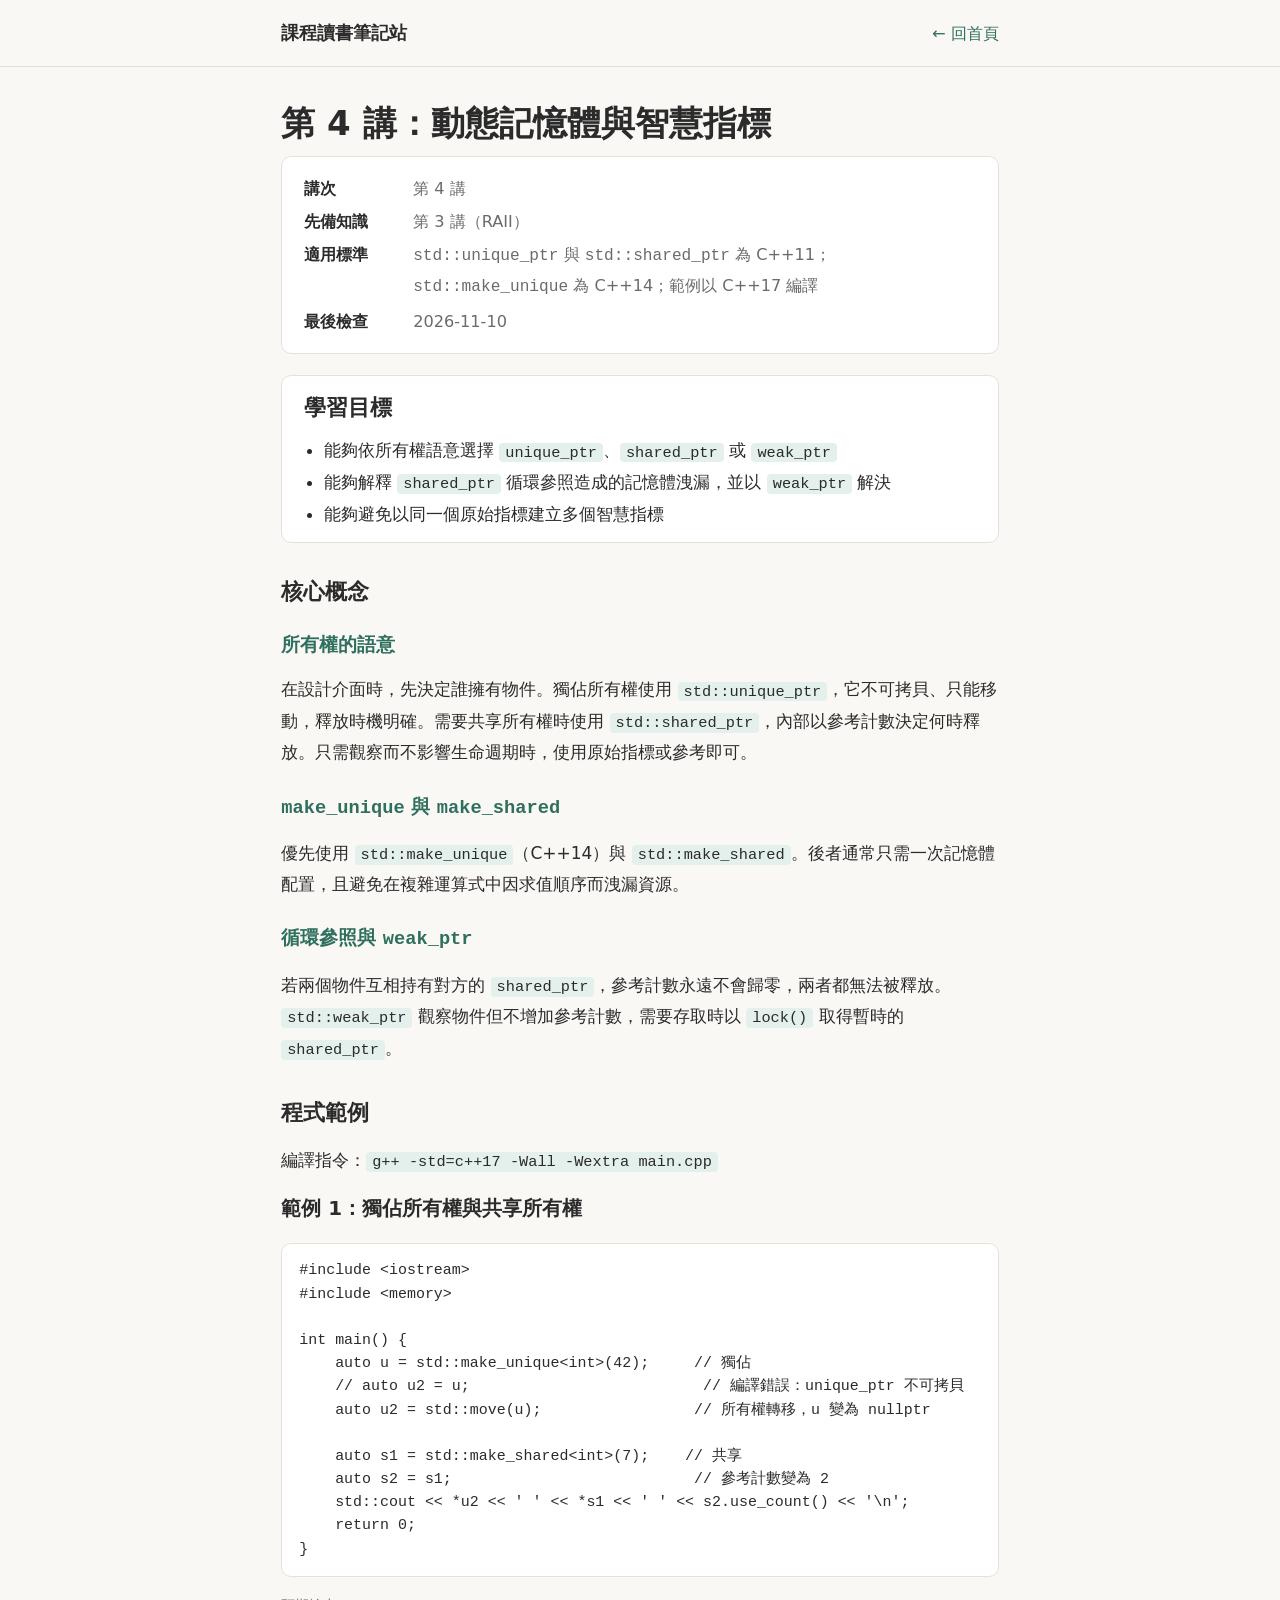
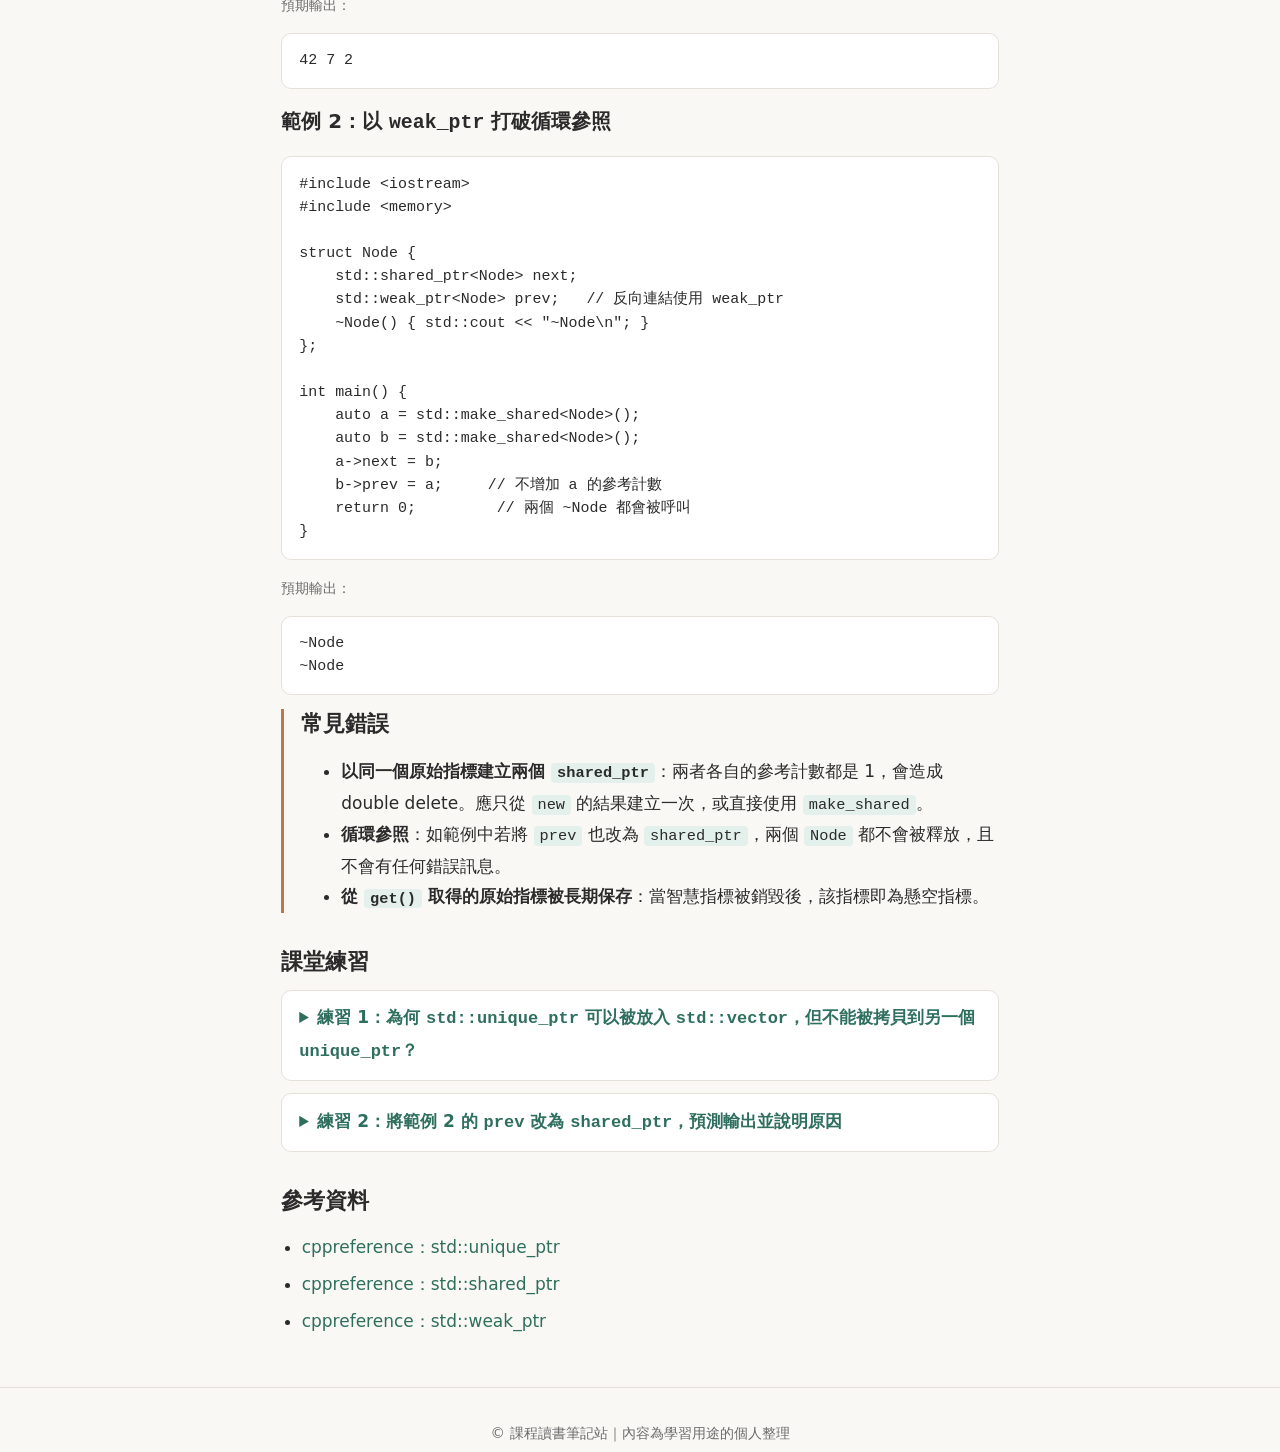
<file: notes/cpp-04-smart-pointers.html>
<!DOCTYPE html>
<html lang="zh-Hant">
<head>
  <meta charset="UTF-8">
  <meta name="viewport" content="width=device-width, initial-scale=1.0">
  <title>第 4 講｜動態記憶體與智慧指標｜課程讀書筆記站</title>
  <link rel="stylesheet" href="../assets/style.css">
</head>
<body>

<header class="site-header">
  <div class="wrap">
    <a class="site-title" href="../index.html">課程讀書筆記站</a>
    <a class="back-link" href="../index.html">← 回首頁</a>
  </div>
</header>

<main>
  <h1>第 4 講：動態記憶體與智慧指標</h1>

  <section class="meta">
    <dl>
      <dt>講次</dt><dd>第 4 講</dd>
      <dt>先備知識</dt><dd>第 3 講（RAII）</dd>
      <dt>適用標準</dt><dd><code>std::unique_ptr</code> 與 <code>std::shared_ptr</code> 為 C++11；<code>std::make_unique</code> 為 C++14；範例以 C++17 編譯</dd>
      <dt>最後檢查</dt><dd>2026-11-10</dd>
    </dl>
  </section>

  <section class="objectives">
    <h2>學習目標</h2>
    <ul>
      <li>能夠依所有權語意選擇 <code>unique_ptr</code>、<code>shared_ptr</code> 或 <code>weak_ptr</code></li>
      <li>能夠解釋 <code>shared_ptr</code> 循環參照造成的記憶體洩漏，並以 <code>weak_ptr</code> 解決</li>
      <li>能夠避免以同一個原始指標建立多個智慧指標</li>
    </ul>
  </section>

  <section class="concepts">
    <h2>核心概念</h2>
    <h3>所有權的語意</h3>
    <p>在設計介面時，先決定誰擁有物件。獨佔所有權使用 <code>std::unique_ptr</code>，它不可拷貝、只能移動，釋放時機明確。需要共享所有權時使用 <code>std::shared_ptr</code>，內部以參考計數決定何時釋放。只需觀察而不影響生命週期時，使用原始指標或參考即可。</p>

    <h3><code>make_unique</code> 與 <code>make_shared</code></h3>
    <p>優先使用 <code>std::make_unique</code>（C++14）與 <code>std::make_shared</code>。後者通常只需一次記憶體配置，且避免在複雜運算式中因求值順序而洩漏資源。</p>

    <h3>循環參照與 <code>weak_ptr</code></h3>
    <p>若兩個物件互相持有對方的 <code>shared_ptr</code>，參考計數永遠不會歸零，兩者都無法被釋放。<code>std::weak_ptr</code> 觀察物件但不增加參考計數，需要存取時以 <code>lock()</code> 取得暫時的 <code>shared_ptr</code>。</p>
  </section>

  <section class="examples">
    <h2>程式範例</h2>
    <p>編譯指令：<code>g++ -std=c++17 -Wall -Wextra main.cpp</code></p>

    <h3>範例 1：獨佔所有權與共享所有權</h3>
    <pre><code class="language-cpp">#include &lt;iostream&gt;
#include &lt;memory&gt;

int main() {
    auto u = std::make_unique&lt;int&gt;(42);     // 獨佔
    // auto u2 = u;                          // 編譯錯誤：unique_ptr 不可拷貝
    auto u2 = std::move(u);                 // 所有權轉移，u 變為 nullptr

    auto s1 = std::make_shared&lt;int&gt;(7);    // 共享
    auto s2 = s1;                           // 參考計數變為 2
    std::cout &lt;&lt; *u2 &lt;&lt; ' ' &lt;&lt; *s1 &lt;&lt; ' ' &lt;&lt; s2.use_count() &lt;&lt; '\n';
    return 0;
}
</code></pre>
    <p class="output-label">預期輸出：</p>
    <pre><code>42 7 2
</code></pre>

    <h3>範例 2：以 <code>weak_ptr</code> 打破循環參照</h3>
    <pre><code class="language-cpp">#include &lt;iostream&gt;
#include &lt;memory&gt;

struct Node {
    std::shared_ptr&lt;Node&gt; next;
    std::weak_ptr&lt;Node&gt; prev;   // 反向連結使用 weak_ptr
    ~Node() { std::cout &lt;&lt; "~Node\n"; }
};

int main() {
    auto a = std::make_shared&lt;Node&gt;();
    auto b = std::make_shared&lt;Node&gt;();
    a-&gt;next = b;
    b-&gt;prev = a;     // 不增加 a 的參考計數
    return 0;         // 兩個 ~Node 都會被呼叫
}
</code></pre>
    <p class="output-label">預期輸出：</p>
    <pre><code>~Node
~Node
</code></pre>
  </section>

  <section class="pitfalls">
    <h2>常見錯誤</h2>
    <ul>
      <li><strong>以同一個原始指標建立兩個 <code>shared_ptr</code></strong>：兩者各自的參考計數都是 1，會造成 double delete。應只從 <code>new</code> 的結果建立一次，或直接使用 <code>make_shared</code>。</li>
      <li><strong>循環參照</strong>：如範例中若將 <code>prev</code> 也改為 <code>shared_ptr</code>，兩個 <code>Node</code> 都不會被釋放，且不會有任何錯誤訊息。</li>
      <li><strong>從 <code>get()</code> 取得的原始指標被長期保存</strong>：當智慧指標被銷毀後，該指標即為懸空指標。</li>
    </ul>
  </section>

  <section class="exercises">
    <h2>課堂練習</h2>
    <details>
      <summary>練習 1：為何 <code>std::unique_ptr</code> 可以被放入 <code>std::vector</code>，但不能被拷貝到另一個 <code>unique_ptr</code>？</summary>
      <p><code>std::vector</code> 在重新配置時會搬移元素，此時移動即足夠；而拷貝建構子被刪除，代表不允許兩個 <code>unique_ptr</code> 同時擁有同一物件。</p>
    </details>
    <details>
      <summary>練習 2：將範例 2 的 <code>prev</code> 改為 <code>shared_ptr</code>，預測輸出並說明原因</summary>
      <p>輸出將不再有任何 <code>~Node</code>。a 與 b 互相持有對方，參考計數永遠大於 0，形成循環參照。</p>
    </details>
  </section>

  <section class="references">
    <h2>參考資料</h2>
    <ul>
      <li><a href="https://en.cppreference.com/w/cpp/memory/unique_ptr">cppreference：std::unique_ptr</a></li>
      <li><a href="https://en.cppreference.com/w/cpp/memory/shared_ptr">cppreference：std::shared_ptr</a></li>
      <li><a href="https://en.cppreference.com/w/cpp/memory/weak_ptr">cppreference：std::weak_ptr</a></li>
    </ul>
  </section>
</main>

<footer class="site-footer">
  <p>© 課程讀書筆記站｜內容為學習用途的個人整理</p>
</footer>

</body>
</html>
</file>
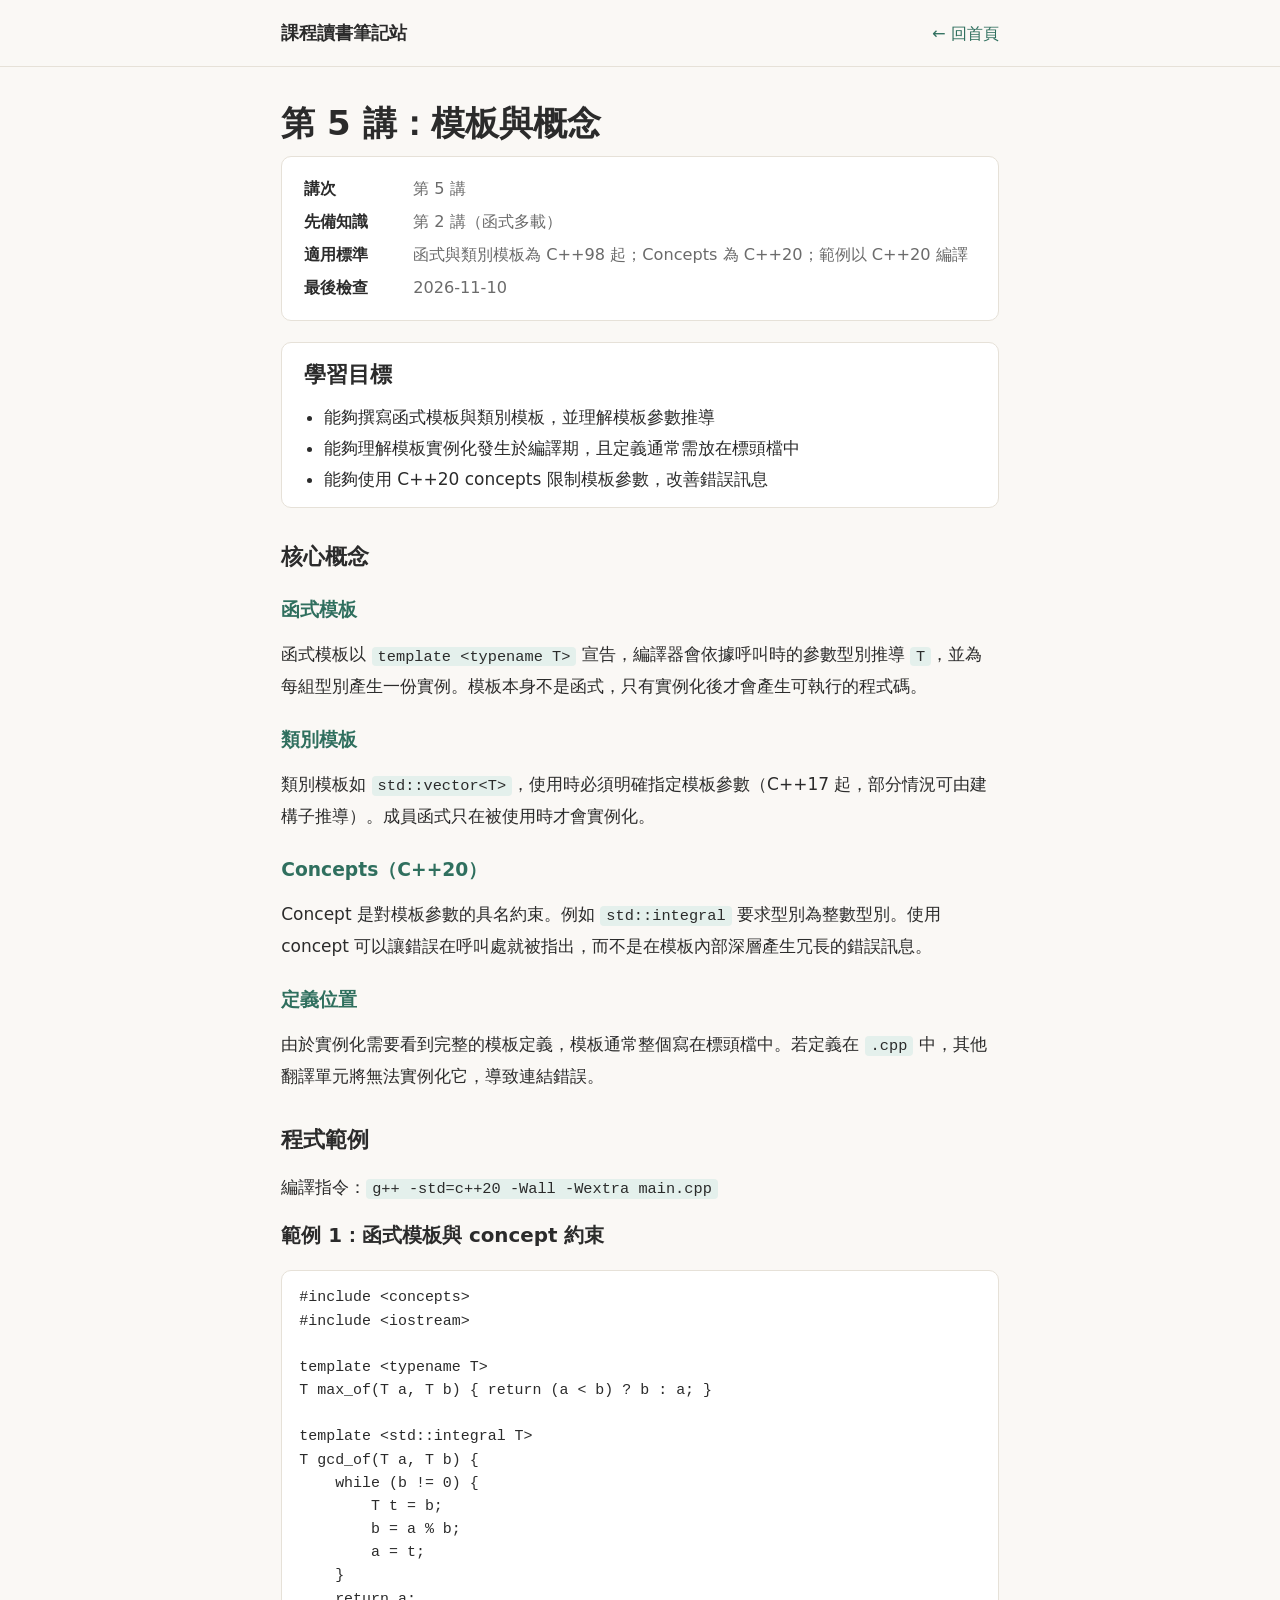
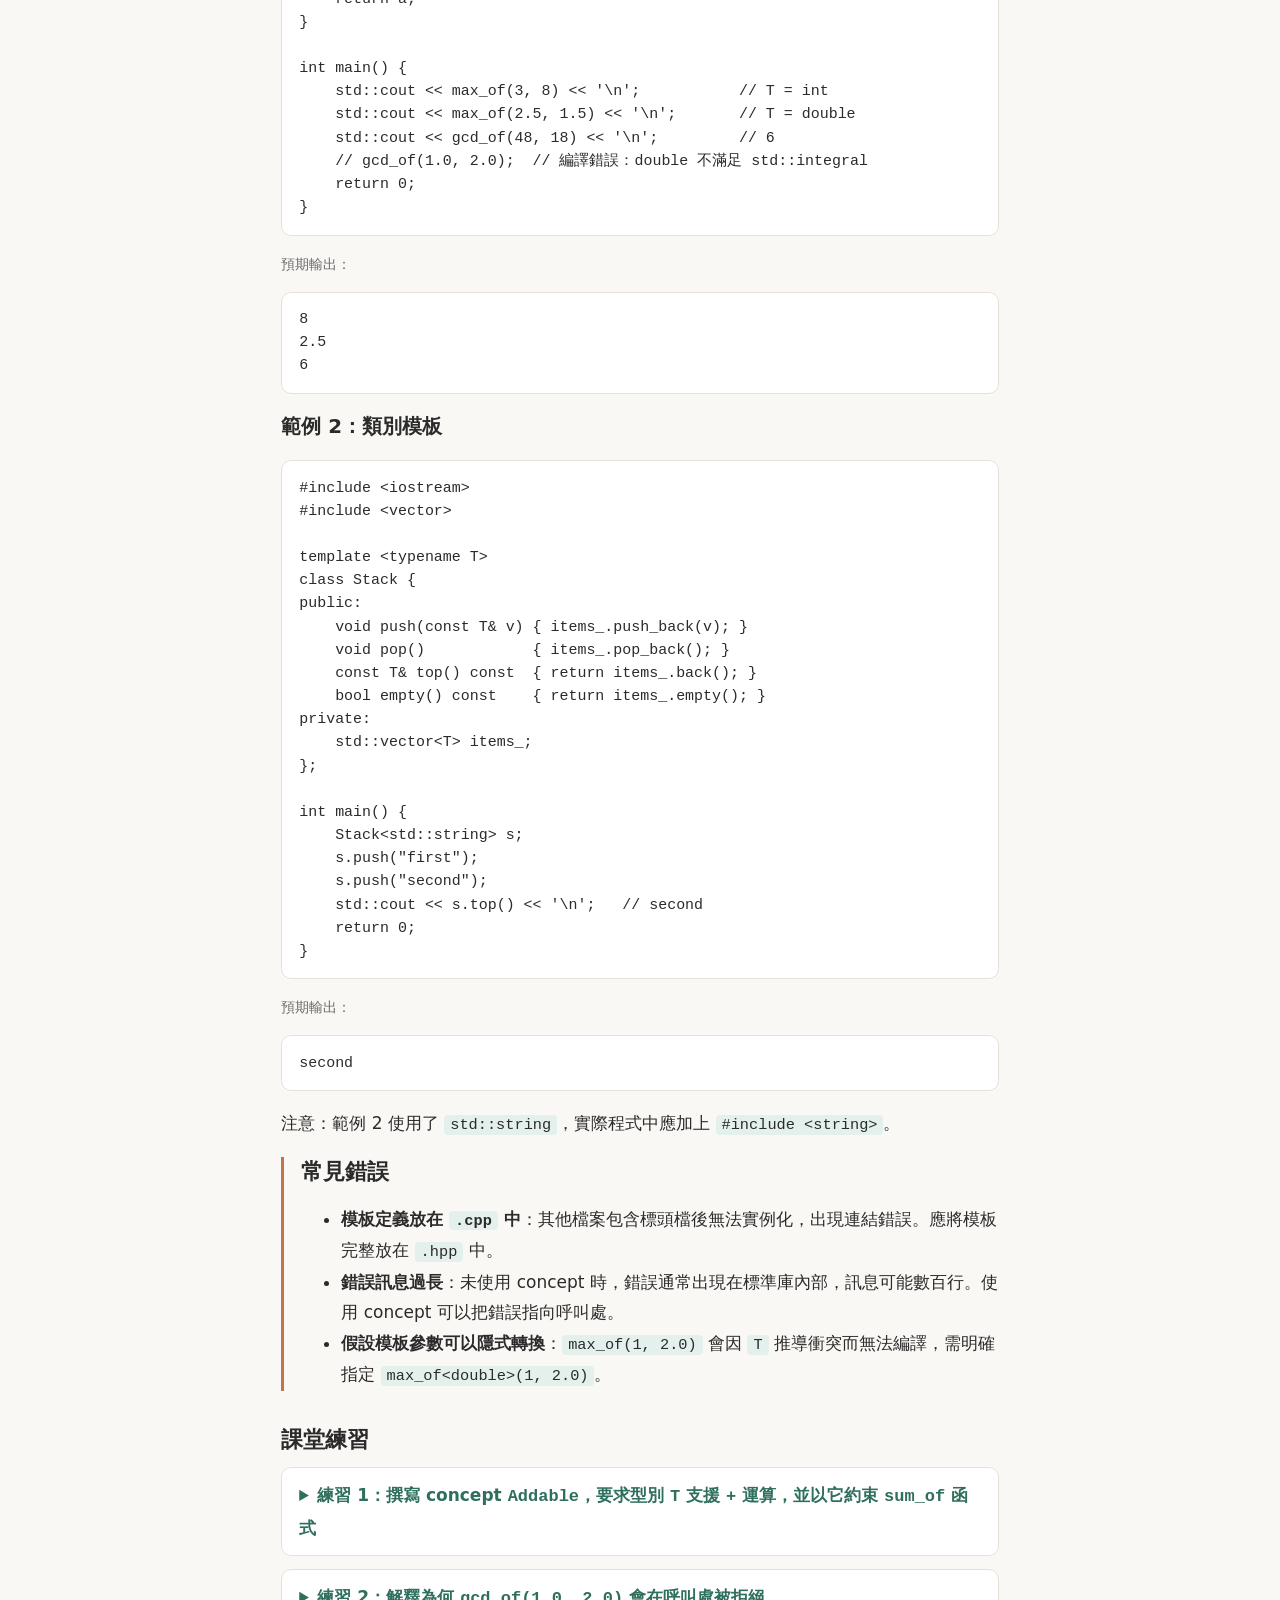
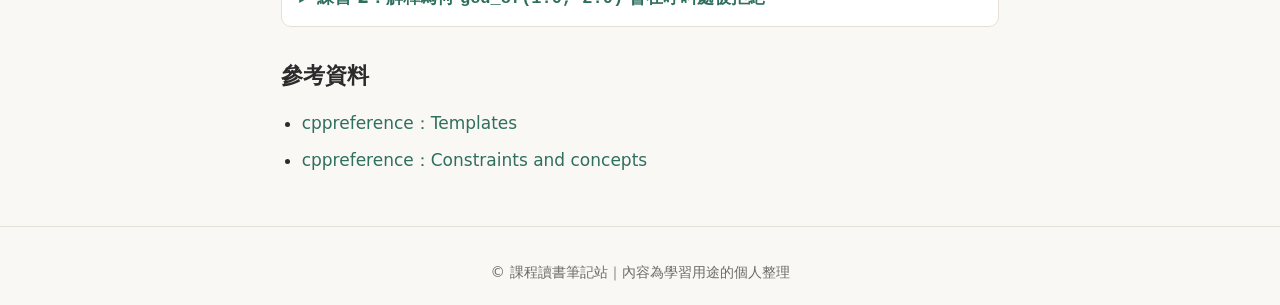
<file: notes/cpp-05-templates-concepts.html>
<!DOCTYPE html>
<html lang="zh-Hant">
<head>
  <meta charset="UTF-8">
  <meta name="viewport" content="width=device-width, initial-scale=1.0">
  <title>第 5 講｜模板與概念｜課程讀書筆記站</title>
  <link rel="stylesheet" href="../assets/style.css">
</head>
<body>

<header class="site-header">
  <div class="wrap">
    <a class="site-title" href="../index.html">課程讀書筆記站</a>
    <a class="back-link" href="../index.html">← 回首頁</a>
  </div>
</header>

<main>
  <h1>第 5 講：模板與概念</h1>

  <section class="meta">
    <dl>
      <dt>講次</dt><dd>第 5 講</dd>
      <dt>先備知識</dt><dd>第 2 講（函式多載）</dd>
      <dt>適用標準</dt><dd>函式與類別模板為 C++98 起；Concepts 為 C++20；範例以 C++20 編譯</dd>
      <dt>最後檢查</dt><dd>2026-11-10</dd>
    </dl>
  </section>

  <section class="objectives">
    <h2>學習目標</h2>
    <ul>
      <li>能夠撰寫函式模板與類別模板，並理解模板參數推導</li>
      <li>能夠理解模板實例化發生於編譯期，且定義通常需放在標頭檔中</li>
      <li>能夠使用 C++20 concepts 限制模板參數，改善錯誤訊息</li>
    </ul>
  </section>

  <section class="concepts">
    <h2>核心概念</h2>
    <h3>函式模板</h3>
    <p>函式模板以 <code>template &lt;typename T&gt;</code> 宣告，編譯器會依據呼叫時的參數型別推導 <code>T</code>，並為每組型別產生一份實例。模板本身不是函式，只有實例化後才會產生可執行的程式碼。</p>

    <h3>類別模板</h3>
    <p>類別模板如 <code>std::vector&lt;T&gt;</code>，使用時必須明確指定模板參數（C++17 起，部分情況可由建構子推導）。成員函式只在被使用時才會實例化。</p>

    <h3>Concepts（C++20）</h3>
    <p>Concept 是對模板參數的具名約束。例如 <code>std::integral</code> 要求型別為整數型別。使用 concept 可以讓錯誤在呼叫處就被指出，而不是在模板內部深層產生冗長的錯誤訊息。</p>

    <h3>定義位置</h3>
    <p>由於實例化需要看到完整的模板定義，模板通常整個寫在標頭檔中。若定義在 <code>.cpp</code> 中，其他翻譯單元將無法實例化它，導致連結錯誤。</p>
  </section>

  <section class="examples">
    <h2>程式範例</h2>
    <p>編譯指令：<code>g++ -std=c++20 -Wall -Wextra main.cpp</code></p>

    <h3>範例 1：函式模板與 concept 約束</h3>
    <pre><code class="language-cpp">#include &lt;concepts&gt;
#include &lt;iostream&gt;

template &lt;typename T&gt;
T max_of(T a, T b) { return (a &lt; b) ? b : a; }

template &lt;std::integral T&gt;
T gcd_of(T a, T b) {
    while (b != 0) {
        T t = b;
        b = a % b;
        a = t;
    }
    return a;
}

int main() {
    std::cout &lt;&lt; max_of(3, 8) &lt;&lt; '\n';           // T = int
    std::cout &lt;&lt; max_of(2.5, 1.5) &lt;&lt; '\n';       // T = double
    std::cout &lt;&lt; gcd_of(48, 18) &lt;&lt; '\n';         // 6
    // gcd_of(1.0, 2.0);  // 編譯錯誤：double 不滿足 std::integral
    return 0;
}
</code></pre>
    <p class="output-label">預期輸出：</p>
    <pre><code>8
2.5
6
</code></pre>

    <h3>範例 2：類別模板</h3>
    <pre><code class="language-cpp">#include &lt;iostream&gt;
#include &lt;vector&gt;

template &lt;typename T&gt;
class Stack {
public:
    void push(const T&amp; v) { items_.push_back(v); }
    void pop()            { items_.pop_back(); }
    const T&amp; top() const  { return items_.back(); }
    bool empty() const    { return items_.empty(); }
private:
    std::vector&lt;T&gt; items_;
};

int main() {
    Stack&lt;std::string&gt; s;
    s.push("first");
    s.push("second");
    std::cout &lt;&lt; s.top() &lt;&lt; '\n';   // second
    return 0;
}
</code></pre>
    <p class="output-label">預期輸出：</p>
    <pre><code>second
</code></pre>
    <p>注意：範例 2 使用了 <code>std::string</code>，實際程式中應加上 <code>#include &lt;string&gt;</code>。</p>
  </section>

  <section class="pitfalls">
    <h2>常見錯誤</h2>
    <ul>
      <li><strong>模板定義放在 <code>.cpp</code> 中</strong>：其他檔案包含標頭檔後無法實例化，出現連結錯誤。應將模板完整放在 <code>.hpp</code> 中。</li>
      <li><strong>錯誤訊息過長</strong>：未使用 concept 時，錯誤通常出現在標準庫內部，訊息可能數百行。使用 concept 可以把錯誤指向呼叫處。</li>
      <li><strong>假設模板參數可以隱式轉換</strong>：<code>max_of(1, 2.0)</code> 會因 <code>T</code> 推導衝突而無法編譯，需明確指定 <code>max_of&lt;double&gt;(1, 2.0)</code>。</li>
    </ul>
  </section>

  <section class="exercises">
    <h2>課堂練習</h2>
    <details>
      <summary>練習 1：撰寫 concept <code>Addable</code>，要求型別 <code>T</code> 支援 <code>+</code> 運算，並以它約束 <code>sum_of</code> 函式</summary>
      <pre><code class="language-cpp">#include &lt;concepts&gt;

template &lt;typename T&gt;
concept Addable = requires(T a, T b) {
    { a + b } -&gt; std::convertible_to&lt;T&gt;;
};

template &lt;Addable T&gt;
T sum_of(T a, T b) { return a + b; }</code></pre>
    </details>
    <details>
      <summary>練習 2：解釋為何 <code>gcd_of(1.0, 2.0)</code> 會在呼叫處被拒絕</summary>
      <p>因為 <code>double</code> 不滿足 <code>std::integral</code>，編譯器在模板參數約束檢查階段即報錯，不會進入函式本體。</p>
    </details>
  </section>

  <section class="references">
    <h2>參考資料</h2>
    <ul>
      <li><a href="https://en.cppreference.com/w/cpp/language/templates">cppreference：Templates</a></li>
      <li><a href="https://en.cppreference.com/w/cpp/language/constraints">cppreference：Constraints and concepts</a></li>
    </ul>
  </section>
</main>

<footer class="site-footer">
  <p>© 課程讀書筆記站｜內容為學習用途的個人整理</p>
</footer>

</body>
</html>
</file>
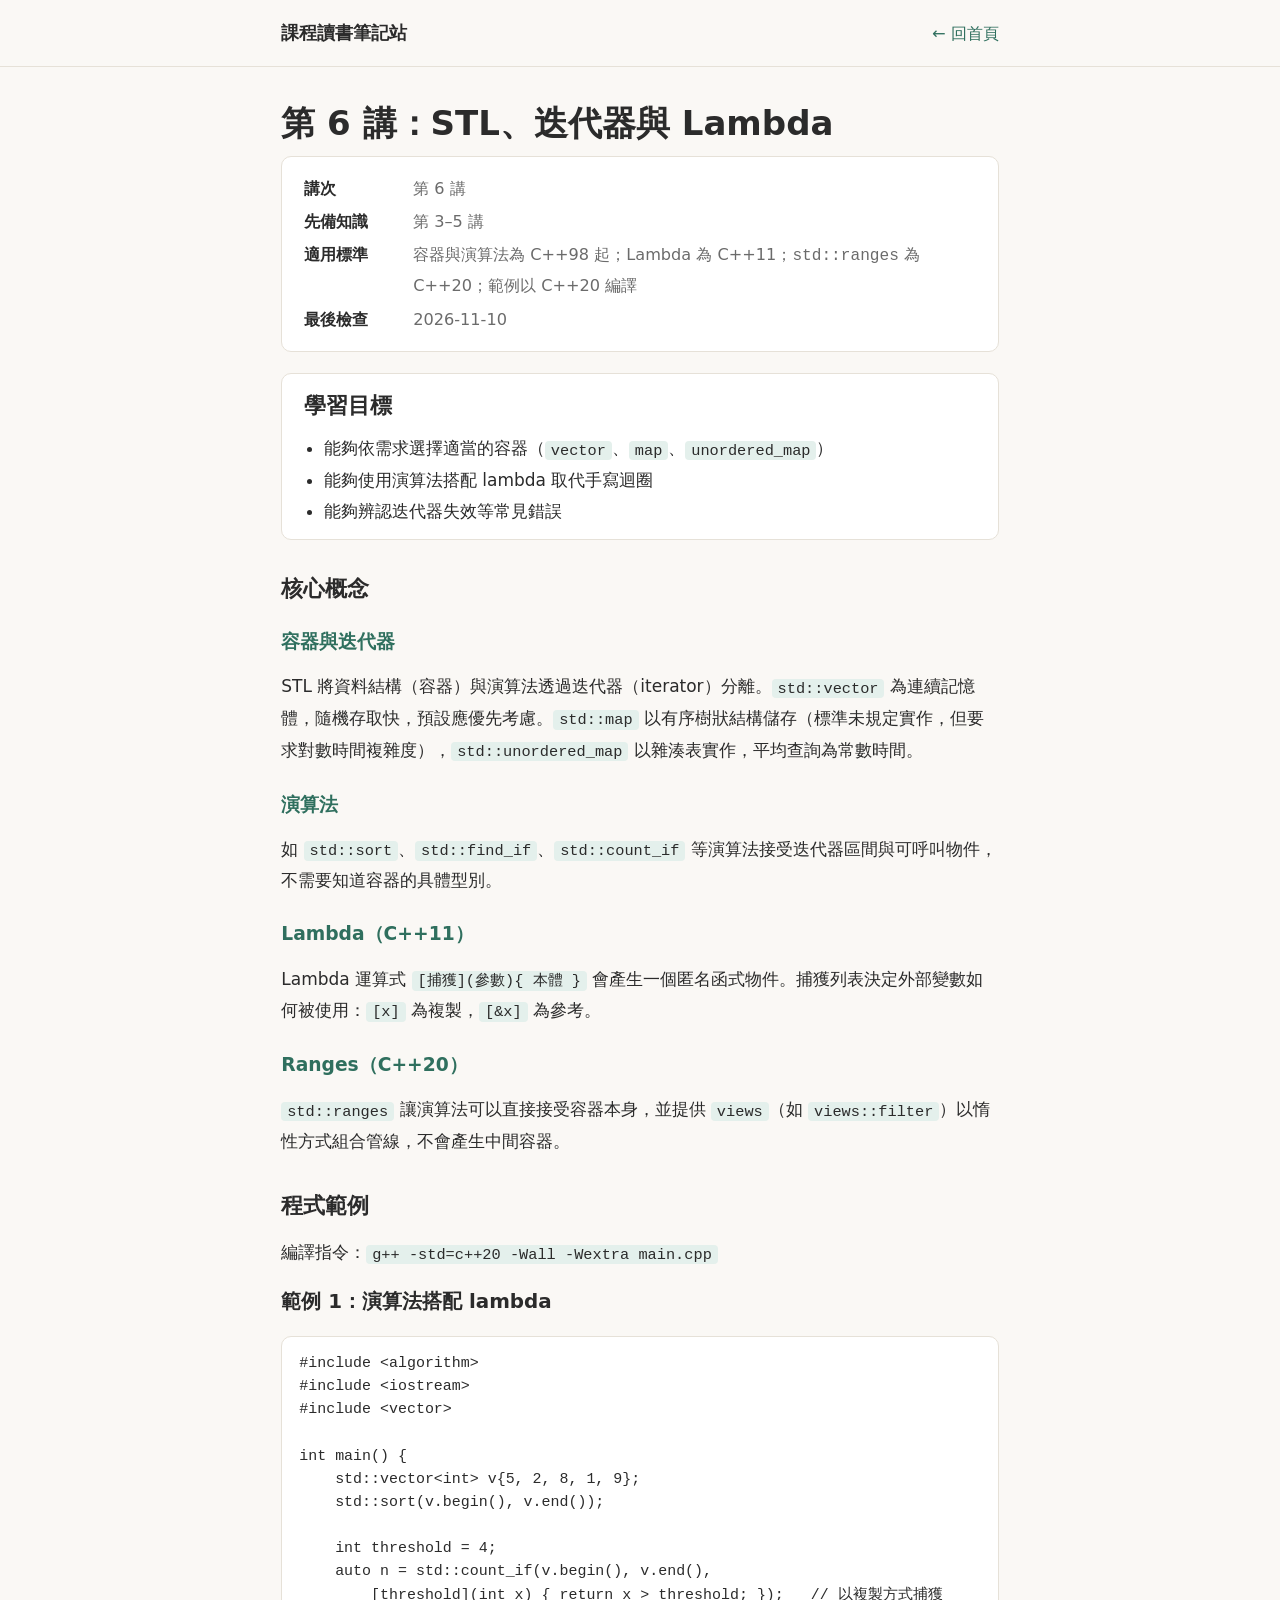
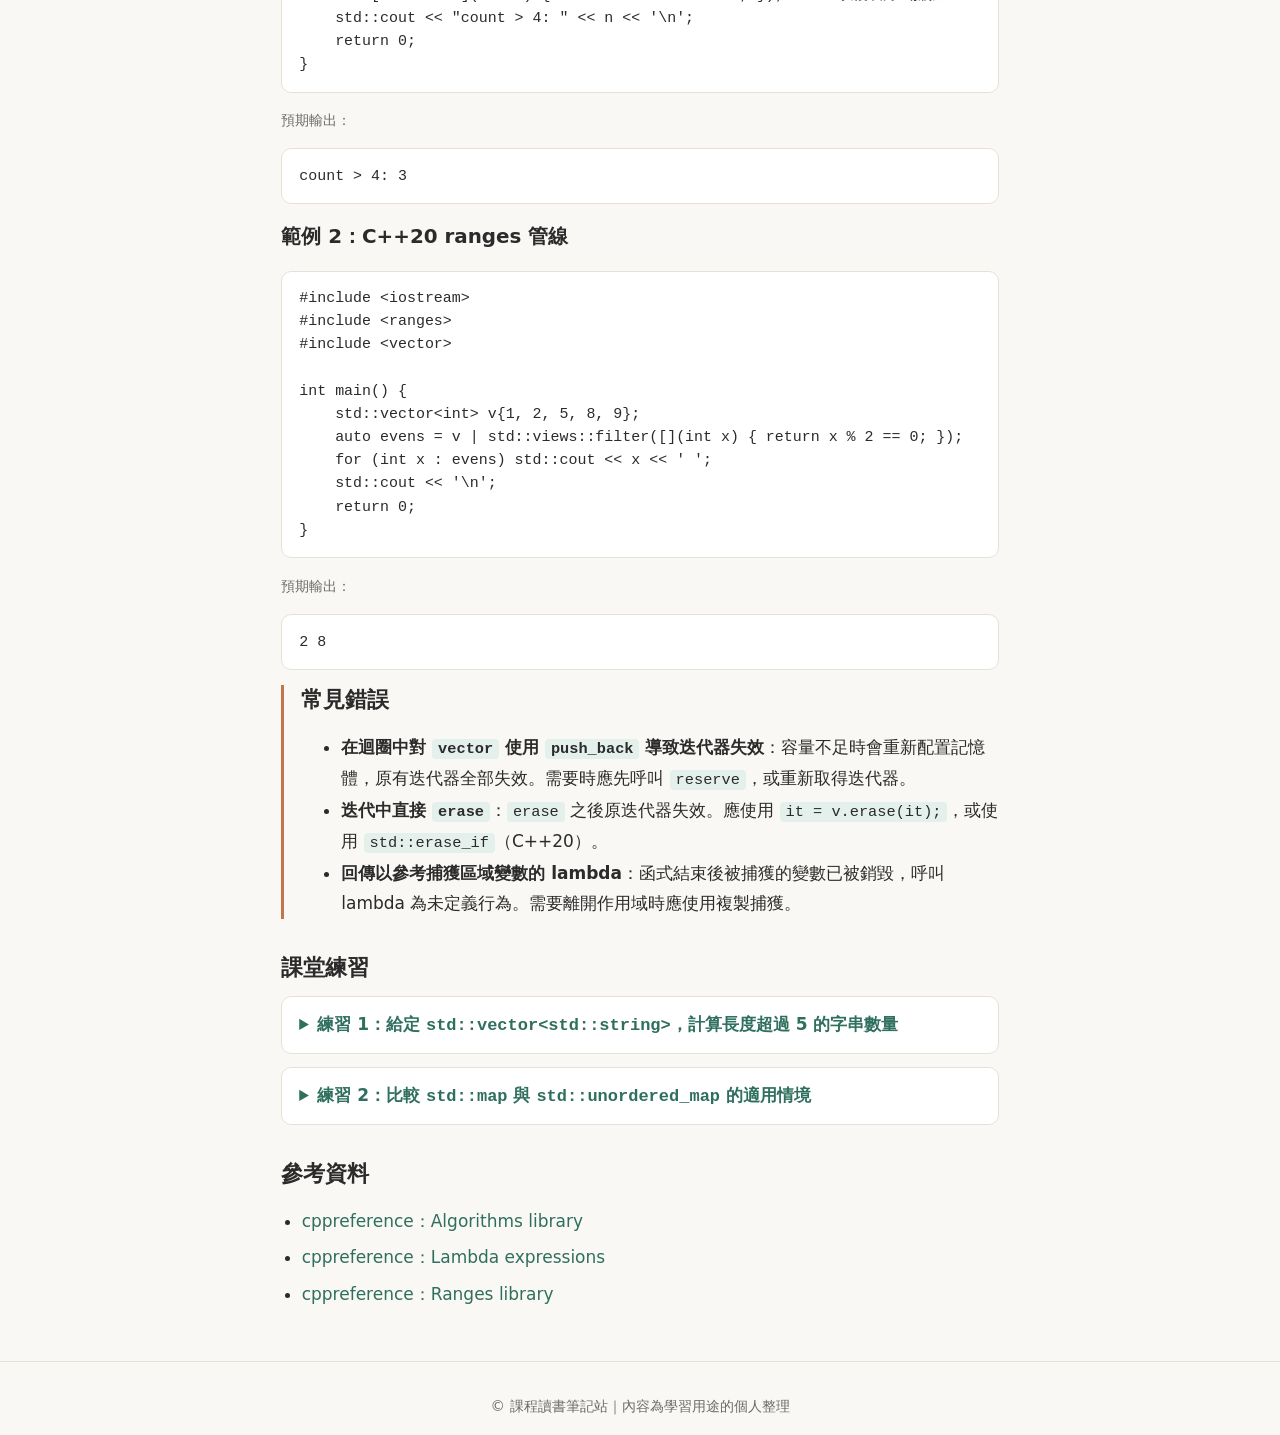
<file: notes/cpp-06-stl-lambda.html>
<!DOCTYPE html>
<html lang="zh-Hant">
<head>
  <meta charset="UTF-8">
  <meta name="viewport" content="width=device-width, initial-scale=1.0">
  <title>第 6 講｜STL、迭代器與 Lambda｜課程讀書筆記站</title>
  <link rel="stylesheet" href="../assets/style.css">
</head>
<body>

<header class="site-header">
  <div class="wrap">
    <a class="site-title" href="../index.html">課程讀書筆記站</a>
    <a class="back-link" href="../index.html">← 回首頁</a>
  </div>
</header>

<main>
  <h1>第 6 講：STL、迭代器與 Lambda</h1>

  <section class="meta">
    <dl>
      <dt>講次</dt><dd>第 6 講</dd>
      <dt>先備知識</dt><dd>第 3–5 講</dd>
      <dt>適用標準</dt><dd>容器與演算法為 C++98 起；Lambda 為 C++11；<code>std::ranges</code> 為 C++20；範例以 C++20 編譯</dd>
      <dt>最後檢查</dt><dd>2026-11-10</dd>
    </dl>
  </section>

  <section class="objectives">
    <h2>學習目標</h2>
    <ul>
      <li>能夠依需求選擇適當的容器（<code>vector</code>、<code>map</code>、<code>unordered_map</code>）</li>
      <li>能夠使用演算法搭配 lambda 取代手寫迴圈</li>
      <li>能夠辨認迭代器失效等常見錯誤</li>
    </ul>
  </section>

  <section class="concepts">
    <h2>核心概念</h2>
    <h3>容器與迭代器</h3>
    <p>STL 將資料結構（容器）與演算法透過迭代器（iterator）分離。<code>std::vector</code> 為連續記憶體，隨機存取快，預設應優先考慮。<code>std::map</code> 以有序樹狀結構儲存（標準未規定實作，但要求對數時間複雜度），<code>std::unordered_map</code> 以雜湊表實作，平均查詢為常數時間。</p>

    <h3>演算法</h3>
    <p>如 <code>std::sort</code>、<code>std::find_if</code>、<code>std::count_if</code> 等演算法接受迭代器區間與可呼叫物件，不需要知道容器的具體型別。</p>

    <h3>Lambda（C++11）</h3>
    <p>Lambda 運算式 <code>[捕獲](參數){ 本體 }</code> 會產生一個匿名函式物件。捕獲列表決定外部變數如何被使用：<code>[x]</code> 為複製，<code>[&amp;x]</code> 為參考。</p>

    <h3>Ranges（C++20）</h3>
    <p><code>std::ranges</code> 讓演算法可以直接接受容器本身，並提供 <code>views</code>（如 <code>views::filter</code>）以惰性方式組合管線，不會產生中間容器。</p>
  </section>

  <section class="examples">
    <h2>程式範例</h2>
    <p>編譯指令：<code>g++ -std=c++20 -Wall -Wextra main.cpp</code></p>

    <h3>範例 1：演算法搭配 lambda</h3>
    <pre><code class="language-cpp">#include &lt;algorithm&gt;
#include &lt;iostream&gt;
#include &lt;vector&gt;

int main() {
    std::vector&lt;int&gt; v{5, 2, 8, 1, 9};
    std::sort(v.begin(), v.end());

    int threshold = 4;
    auto n = std::count_if(v.begin(), v.end(),
        [threshold](int x) { return x &gt; threshold; });   // 以複製方式捕獲
    std::cout &lt;&lt; "count &gt; 4: " &lt;&lt; n &lt;&lt; '\n';
    return 0;
}
</code></pre>
    <p class="output-label">預期輸出：</p>
    <pre><code>count &gt; 4: 3
</code></pre>

    <h3>範例 2：C++20 ranges 管線</h3>
    <pre><code class="language-cpp">#include &lt;iostream&gt;
#include &lt;ranges&gt;
#include &lt;vector&gt;

int main() {
    std::vector&lt;int&gt; v{1, 2, 5, 8, 9};
    auto evens = v | std::views::filter([](int x) { return x % 2 == 0; });
    for (int x : evens) std::cout &lt;&lt; x &lt;&lt; ' ';
    std::cout &lt;&lt; '\n';
    return 0;
}
</code></pre>
    <p class="output-label">預期輸出：</p>
    <pre><code>2 8
</code></pre>
  </section>

  <section class="pitfalls">
    <h2>常見錯誤</h2>
    <ul>
      <li><strong>在迴圈中對 <code>vector</code> 使用 <code>push_back</code> 導致迭代器失效</strong>：容量不足時會重新配置記憶體，原有迭代器全部失效。需要時應先呼叫 <code>reserve</code>，或重新取得迭代器。</li>
      <li><strong>迭代中直接 <code>erase</code></strong>：<code>erase</code> 之後原迭代器失效。應使用 <code>it = v.erase(it);</code>，或使用 <code>std::erase_if</code>（C++20）。</li>
      <li><strong>回傳以參考捕獲區域變數的 lambda</strong>：函式結束後被捕獲的變數已被銷毀，呼叫 lambda 為未定義行為。需要離開作用域時應使用複製捕獲。</li>
    </ul>
  </section>

  <section class="exercises">
    <h2>課堂練習</h2>
    <details>
      <summary>練習 1：給定 <code>std::vector&lt;std::string&gt;</code>，計算長度超過 5 的字串數量</summary>
      <pre><code class="language-cpp">auto n = std::count_if(words.begin(), words.end(),
    [](const std::string&amp; s) { return s.size() &gt; 5; });</code></pre>
    </details>
    <details>
      <summary>練習 2：比較 <code>std::map</code> 與 <code>std::unordered_map</code> 的適用情境</summary>
      <p>若需要依鍵排序的遍歷，或需要 <code>lower_bound</code> 等有序操作，選擇 <code>map</code>；若只需快速查找且不在意順序，選擇 <code>unordered_map</code>。</p>
    </details>
  </section>

  <section class="references">
    <h2>參考資料</h2>
    <ul>
      <li><a href="https://en.cppreference.com/w/cpp/algorithm">cppreference：Algorithms library</a></li>
      <li><a href="https://en.cppreference.com/w/cpp/language/lambda">cppreference：Lambda expressions</a></li>
      <li><a href="https://en.cppreference.com/w/cpp/ranges">cppreference：Ranges library</a></li>
    </ul>
  </section>
</main>

<footer class="site-footer">
  <p>© 課程讀書筆記站｜內容為學習用途的個人整理</p>
</footer>

</body>
</html>
</file>
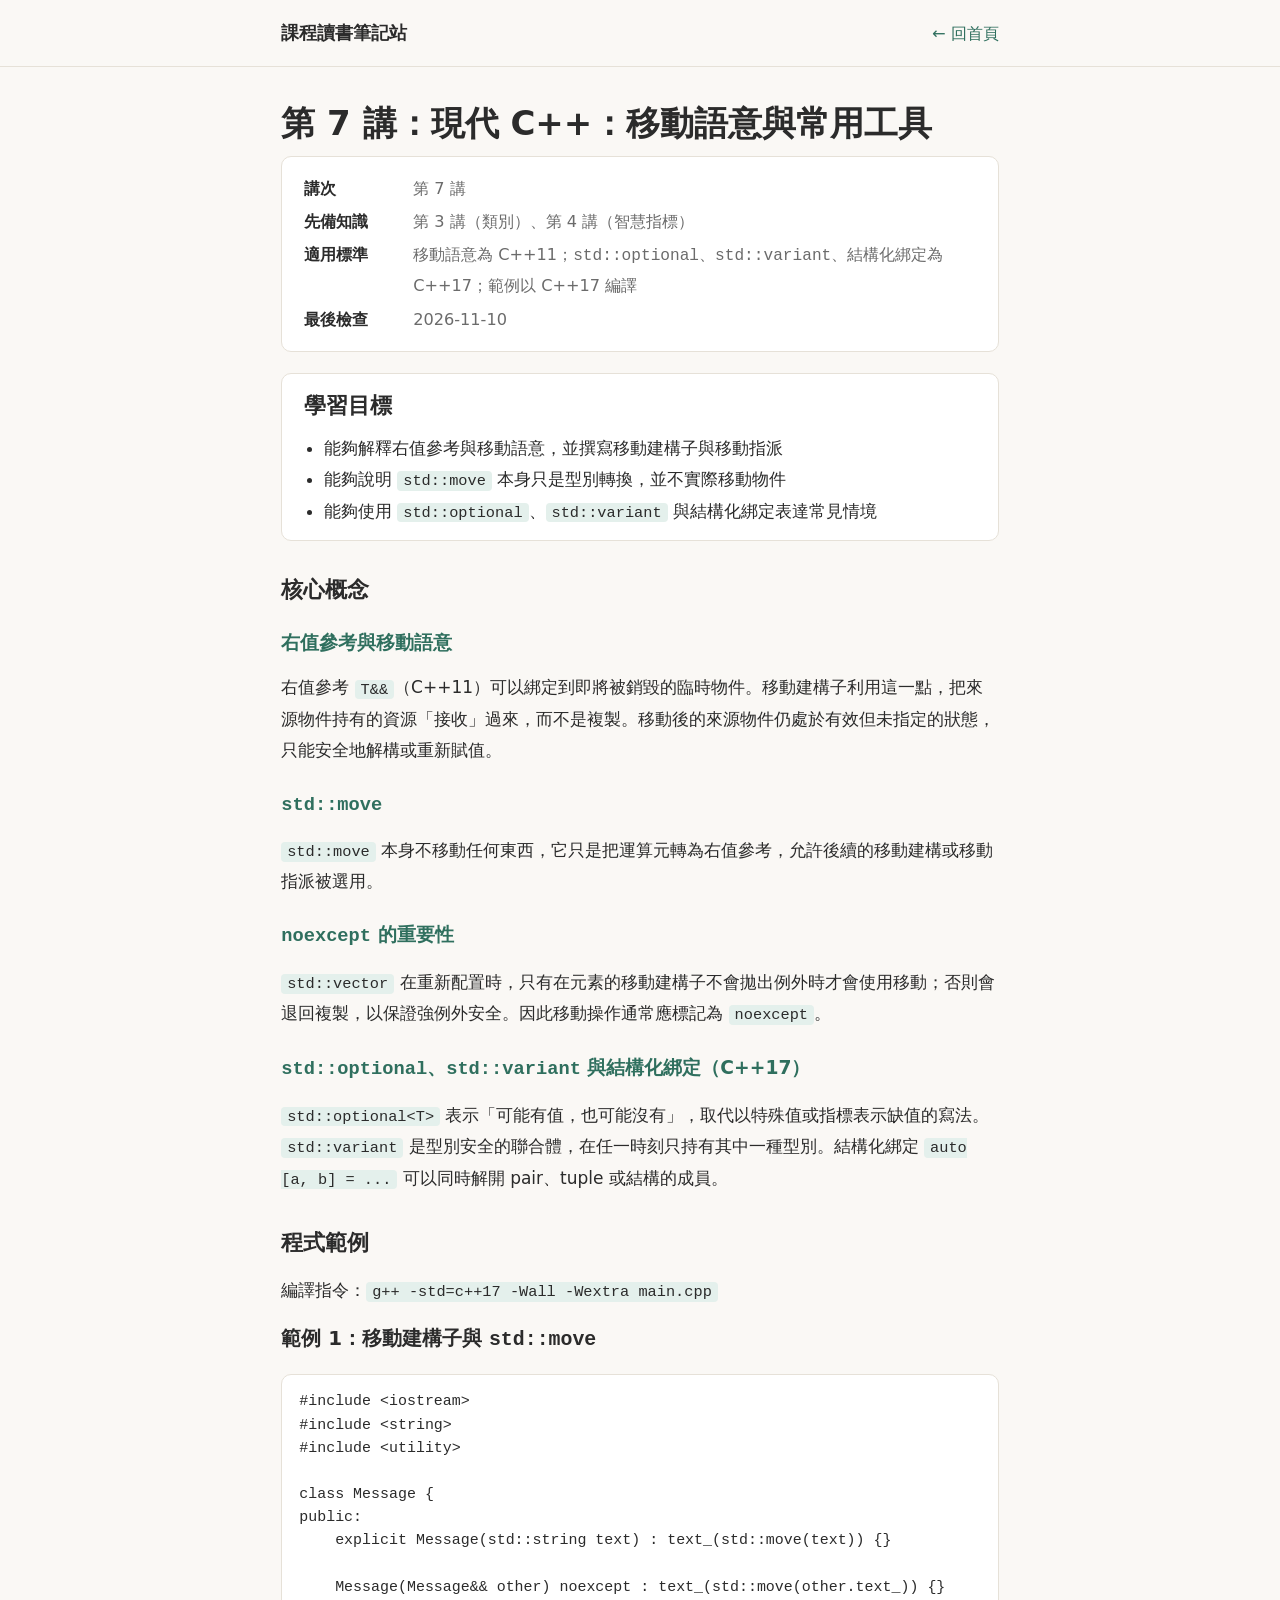
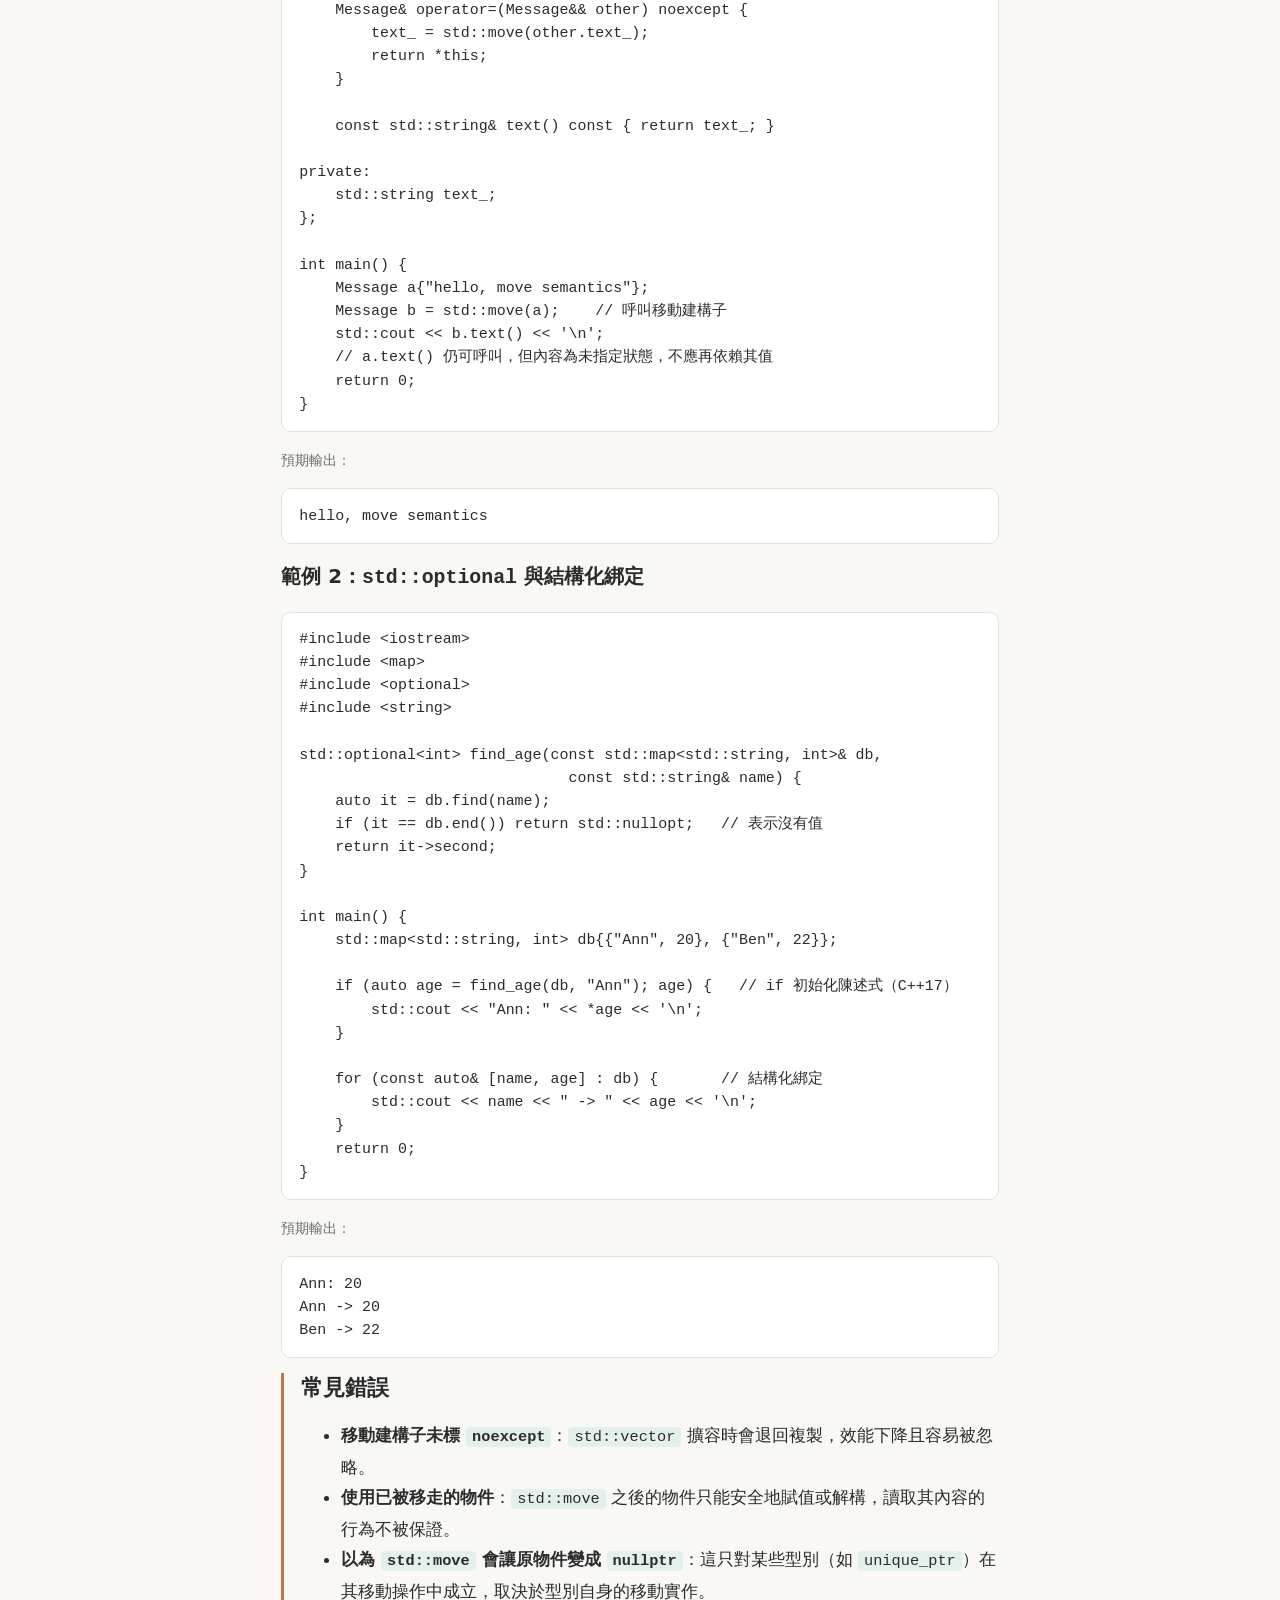
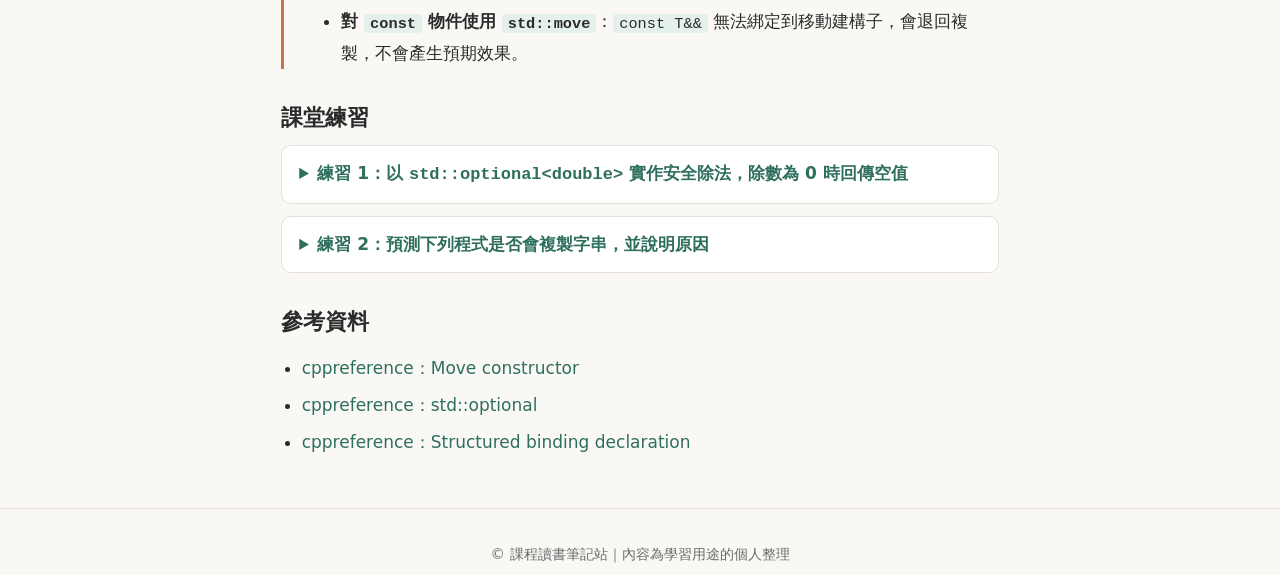
<file: notes/cpp-07-modern-cpp.html>
<!DOCTYPE html>
<html lang="zh-Hant">
<head>
  <meta charset="UTF-8">
  <meta name="viewport" content="width=device-width, initial-scale=1.0">
  <title>第 7 講｜現代 C++：移動語意與常用工具｜課程讀書筆記站</title>
  <link rel="stylesheet" href="../assets/style.css">
</head>
<body>

<header class="site-header">
  <div class="wrap">
    <a class="site-title" href="../index.html">課程讀書筆記站</a>
    <a class="back-link" href="../index.html">← 回首頁</a>
  </div>
</header>

<main>
  <h1>第 7 講：現代 C++：移動語意與常用工具</h1>

  <section class="meta">
    <dl>
      <dt>講次</dt><dd>第 7 講</dd>
      <dt>先備知識</dt><dd>第 3 講（類別）、第 4 講（智慧指標）</dd>
      <dt>適用標準</dt><dd>移動語意為 C++11；<code>std::optional</code>、<code>std::variant</code>、結構化綁定為 C++17；範例以 C++17 編譯</dd>
      <dt>最後檢查</dt><dd>2026-11-10</dd>
    </dl>
  </section>

  <section class="objectives">
    <h2>學習目標</h2>
    <ul>
      <li>能夠解釋右值參考與移動語意，並撰寫移動建構子與移動指派</li>
      <li>能夠說明 <code>std::move</code> 本身只是型別轉換，並不實際移動物件</li>
      <li>能夠使用 <code>std::optional</code>、<code>std::variant</code> 與結構化綁定表達常見情境</li>
    </ul>
  </section>

  <section class="concepts">
    <h2>核心概念</h2>
    <h3>右值參考與移動語意</h3>
    <p>右值參考 <code>T&amp;&amp;</code>（C++11）可以綁定到即將被銷毀的臨時物件。移動建構子利用這一點，把來源物件持有的資源「接收」過來，而不是複製。移動後的來源物件仍處於有效但未指定的狀態，只能安全地解構或重新賦值。</p>

    <h3><code>std::move</code></h3>
    <p><code>std::move</code> 本身不移動任何東西，它只是把運算元轉為右值參考，允許後續的移動建構或移動指派被選用。</p>

    <h3><code>noexcept</code> 的重要性</h3>
    <p><code>std::vector</code> 在重新配置時，只有在元素的移動建構子不會拋出例外時才會使用移動；否則會退回複製，以保證強例外安全。因此移動操作通常應標記為 <code>noexcept</code>。</p>

    <h3><code>std::optional</code>、<code>std::variant</code> 與結構化綁定（C++17）</h3>
    <p><code>std::optional&lt;T&gt;</code> 表示「可能有值，也可能沒有」，取代以特殊值或指標表示缺值的寫法。<code>std::variant</code> 是型別安全的聯合體，在任一時刻只持有其中一種型別。結構化綁定 <code>auto [a, b] = ...</code> 可以同時解開 pair、tuple 或結構的成員。</p>
  </section>

  <section class="examples">
    <h2>程式範例</h2>
    <p>編譯指令：<code>g++ -std=c++17 -Wall -Wextra main.cpp</code></p>

    <h3>範例 1：移動建構子與 <code>std::move</code></h3>
    <pre><code class="language-cpp">#include &lt;iostream&gt;
#include &lt;string&gt;
#include &lt;utility&gt;

class Message {
public:
    explicit Message(std::string text) : text_(std::move(text)) {}

    Message(Message&amp;&amp; other) noexcept : text_(std::move(other.text_)) {}
    Message&amp; operator=(Message&amp;&amp; other) noexcept {
        text_ = std::move(other.text_);
        return *this;
    }

    const std::string&amp; text() const { return text_; }

private:
    std::string text_;
};

int main() {
    Message a{"hello, move semantics"};
    Message b = std::move(a);    // 呼叫移動建構子
    std::cout &lt;&lt; b.text() &lt;&lt; '\n';
    // a.text() 仍可呼叫，但內容為未指定狀態，不應再依賴其值
    return 0;
}
</code></pre>
    <p class="output-label">預期輸出：</p>
    <pre><code>hello, move semantics
</code></pre>

    <h3>範例 2：<code>std::optional</code> 與結構化綁定</h3>
    <pre><code class="language-cpp">#include &lt;iostream&gt;
#include &lt;map&gt;
#include &lt;optional&gt;
#include &lt;string&gt;

std::optional&lt;int&gt; find_age(const std::map&lt;std::string, int&gt;&amp; db,
                              const std::string&amp; name) {
    auto it = db.find(name);
    if (it == db.end()) return std::nullopt;   // 表示沒有值
    return it-&gt;second;
}

int main() {
    std::map&lt;std::string, int&gt; db{{"Ann", 20}, {"Ben", 22}};

    if (auto age = find_age(db, "Ann"); age) {   // if 初始化陳述式（C++17）
        std::cout &lt;&lt; "Ann: " &lt;&lt; *age &lt;&lt; '\n';
    }

    for (const auto&amp; [name, age] : db) {       // 結構化綁定
        std::cout &lt;&lt; name &lt;&lt; " -&gt; " &lt;&lt; age &lt;&lt; '\n';
    }
    return 0;
}
</code></pre>
    <p class="output-label">預期輸出：</p>
    <pre><code>Ann: 20
Ann -&gt; 20
Ben -&gt; 22
</code></pre>
  </section>

  <section class="pitfalls">
    <h2>常見錯誤</h2>
    <ul>
      <li><strong>移動建構子未標 <code>noexcept</code></strong>：<code>std::vector</code> 擴容時會退回複製，效能下降且容易被忽略。</li>
      <li><strong>使用已被移走的物件</strong>：<code>std::move</code> 之後的物件只能安全地賦值或解構，讀取其內容的行為不被保證。</li>
      <li><strong>以為 <code>std::move</code> 會讓原物件變成 <code>nullptr</code></strong>：這只對某些型別（如 <code>unique_ptr</code>）在其移動操作中成立，取決於型別自身的移動實作。</li>
      <li><strong>對 <code>const</code> 物件使用 <code>std::move</code></strong>：<code>const T&amp;&amp;</code> 無法綁定到移動建構子，會退回複製，不會產生預期效果。</li>
    </ul>
  </section>

  <section class="exercises">
    <h2>課堂練習</h2>
    <details>
      <summary>練習 1：以 <code>std::optional&lt;double&gt;</code> 實作安全除法，除數為 0 時回傳空值</summary>
      <pre><code class="language-cpp">std::optional&lt;double&gt; safe_div(double a, double b) {
    if (b == 0.0) return std::nullopt;
    return a / b;
}</code></pre>
    </details>
    <details>
      <summary>練習 2：預測下列程式是否會複製字串，並說明原因</summary>
      <pre><code class="language-cpp">std::vector&lt;std::string&gt; v;
std::string s = "data";
v.push_back(std::move(s));   // 移動，不複製</code></pre>
      <p><code>std::move(s)</code> 將 <code>s</code> 轉為右值，<code>push_back</code> 會選擇移動建構，因此不會複製字串內容。</p>
    </details>
  </section>

  <section class="references">
    <h2>參考資料</h2>
    <ul>
      <li><a href="https://en.cppreference.com/w/cpp/language/move_constructor">cppreference：Move constructor</a></li>
      <li><a href="https://en.cppreference.com/w/cpp/utility/optional">cppreference：std::optional</a></li>
      <li><a href="https://en.cppreference.com/w/cpp/language/structured_binding">cppreference：Structured binding declaration</a></li>
    </ul>
  </section>
</main>

<footer class="site-footer">
  <p>© 課程讀書筆記站｜內容為學習用途的個人整理</p>
</footer>

</body>
</html>
</file>
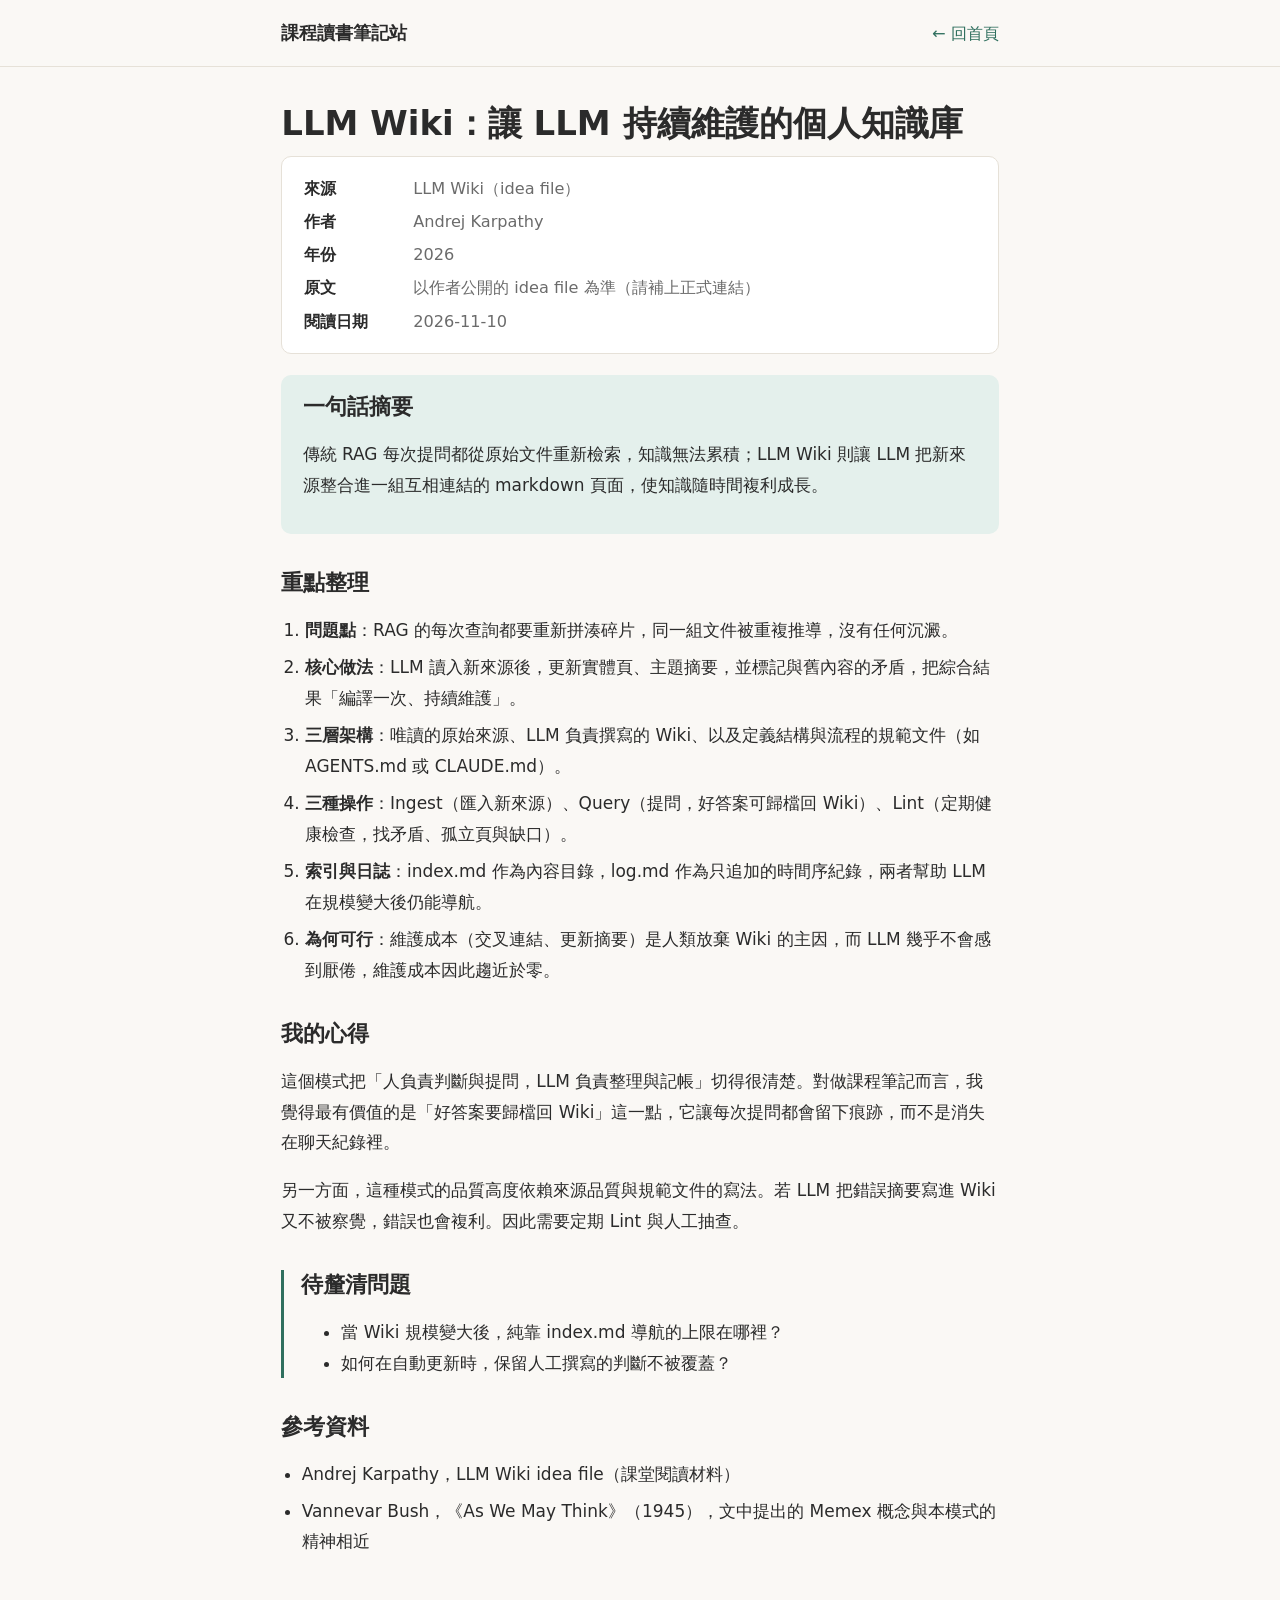
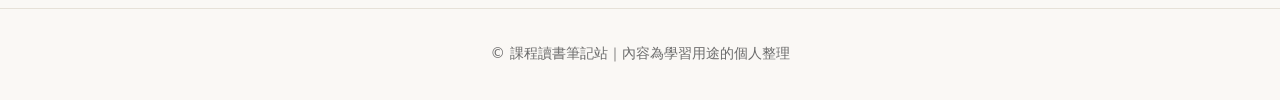
<file: notes/llm-wiki.html>
<!DOCTYPE html>
<html lang="zh-Hant">
<head>
  <meta charset="UTF-8">
  <meta name="viewport" content="width=device-width, initial-scale=1.0">
  <title>LLM Wiki｜課程讀書筆記站</title>
  <link rel="stylesheet" href="../assets/style.css">
</head>
<body>

<header class="site-header">
  <div class="wrap">
    <a class="site-title" href="../index.html">課程讀書筆記站</a>
    <a class="back-link" href="../index.html">← 回首頁</a>
  </div>
</header>

<main>
  <h1>LLM Wiki：讓 LLM 持續維護的個人知識庫</h1>

  <section class="meta">
    <dl>
      <dt>來源</dt><dd>LLM Wiki（idea file）</dd>
      <dt>作者</dt><dd>Andrej Karpathy</dd>
      <dt>年份</dt><dd>2026</dd>
      <dt>原文</dt><dd>以作者公開的 idea file 為準（請補上正式連結）</dd>
      <dt>閱讀日期</dt><dd>2026-11-10</dd>
    </dl>
  </section>

  <section class="summary">
    <h2>一句話摘要</h2>
    <p>傳統 RAG 每次提問都從原始文件重新檢索，知識無法累積；LLM Wiki 則讓 LLM 把新來源整合進一組互相連結的 markdown 頁面，使知識隨時間複利成長。</p>
  </section>

  <section class="key-points">
    <h2>重點整理</h2>
    <ol>
      <li><strong>問題點</strong>：RAG 的每次查詢都要重新拼湊碎片，同一組文件被重複推導，沒有任何沉澱。</li>
      <li><strong>核心做法</strong>：LLM 讀入新來源後，更新實體頁、主題摘要，並標記與舊內容的矛盾，把綜合結果「編譯一次、持續維護」。</li>
      <li><strong>三層架構</strong>：唯讀的原始來源、LLM 負責撰寫的 Wiki、以及定義結構與流程的規範文件（如 AGENTS.md 或 CLAUDE.md）。</li>
      <li><strong>三種操作</strong>：Ingest（匯入新來源）、Query（提問，好答案可歸檔回 Wiki）、Lint（定期健康檢查，找矛盾、孤立頁與缺口）。</li>
      <li><strong>索引與日誌</strong>：index.md 作為內容目錄，log.md 作為只追加的時間序紀錄，兩者幫助 LLM 在規模變大後仍能導航。</li>
      <li><strong>為何可行</strong>：維護成本（交叉連結、更新摘要）是人類放棄 Wiki 的主因，而 LLM 幾乎不會感到厭倦，維護成本因此趨近於零。</li>
    </ol>
  </section>

  <section class="reflection">
    <h2>我的心得</h2>
    <p>這個模式把「人負責判斷與提問，LLM 負責整理與記帳」切得很清楚。對做課程筆記而言，我覺得最有價值的是「好答案要歸檔回 Wiki」這一點，它讓每次提問都會留下痕跡，而不是消失在聊天紀錄裡。</p>
    <p>另一方面，這種模式的品質高度依賴來源品質與規範文件的寫法。若 LLM 把錯誤摘要寫進 Wiki 又不被察覺，錯誤也會複利。因此需要定期 Lint 與人工抽查。</p>
  </section>

  <section class="questions">
    <h2>待釐清問題</h2>
    <ul>
      <li>當 Wiki 規模變大後，純靠 index.md 導航的上限在哪裡？</li>
      <li>如何在自動更新時，保留人工撰寫的判斷不被覆蓋？</li>
    </ul>
  </section>

  <section class="references">
    <h2>參考資料</h2>
    <ul>
      <li>Andrej Karpathy，LLM Wiki idea file（課堂閱讀材料）</li>
      <li>Vannevar Bush，《As We May Think》（1945），文中提出的 Memex 概念與本模式的精神相近</li>
    </ul>
  </section>
</main>

<footer class="site-footer">
  <p>© 課程讀書筆記站｜內容為學習用途的個人整理</p>
</footer>

</body>
</html>
</file>
<file: assets/style.css>
/* ==========================================================
   課程讀書筆記站｜全站樣式（唯一樣式來源）
   ========================================================== */

/* ---------- 1. 設計變數 ---------- */
:root {
  --bg: #faf8f5;
  --card: #ffffff;
  --text: #2b2b2b;
  --muted: #6b6b6b;
  --accent: #2f6f5e;
  --accent-soft: #e4f0ec;
  --border: #e6e1d8;
  --max-width: 760px;
  --radius: 10px;
}

@media (prefers-color-scheme: dark) {
  :root {
    --bg: #1b1d1f;
    --card: #24272a;
    --text: #e6e6e6;
    --muted: #9aa0a6;
    --accent: #7fc4b1;
    --accent-soft: #22342f;
    --border: #353a3e;
  }
}

/* ---------- 2. 基礎 ---------- */
* { box-sizing: border-box; }

html { font-size: 17px; }

body {
  margin: 0;
  background: var(--bg);
  color: var(--text);
  font-family: "Noto Sans TC", "Microsoft JhengHei", "PingFang TC", system-ui, sans-serif;
  line-height: 1.8;
}

a { color: var(--accent); text-decoration: none; }
a:hover { text-decoration: underline; }

h1, h2, h3 { line-height: 1.35; }
h1 { font-size: 2rem; margin: 0 0 0.5rem; }
h2 { font-size: 1.3rem; margin: 2rem 0 0.75rem; }

main, .wrap {
  max-width: var(--max-width);
  margin: 0 auto;
  padding: 0 1.25rem;
}

/* ---------- 3. 頁首 ---------- */
.site-header {
  border-bottom: 1px solid var(--border);
  padding: 1rem 0;
  margin-bottom: 2rem;
}
.site-header .wrap { display: flex; align-items: baseline; gap: 1rem; flex-wrap: wrap; }
.site-title { font-weight: 700; color: var(--text); font-size: 1.05rem; }
.site-title:hover { text-decoration: none; }
.back-link { margin-left: auto; font-size: 0.95rem; }

/* ---------- 4. 首頁 ---------- */
.intro { color: var(--muted); margin-bottom: 1.5rem; }

.note-list {
  list-style: none;
  padding: 0;
  margin: 0;
  display: grid;
  gap: 1rem;
}
.note-card {
  background: var(--card);
  border: 1px solid var(--border);
  border-radius: var(--radius);
  transition: border-color 0.15s, transform 0.15s;
}
.note-card:hover { border-color: var(--accent); transform: translateY(-2px); }
.note-card a {
  display: block;
  padding: 1.1rem 1.25rem;
  color: var(--text);
}
.note-card a:hover { text-decoration: none; }
.note-card h2 { margin: 0 0 0.25rem; font-size: 1.15rem; color: var(--accent); }
.note-card p { margin: 0.25rem 0; }

.note-meta { color: var(--muted); font-size: 0.9rem; }

/* ---------- 5. 筆記頁 ---------- */
.meta {
  background: var(--card);
  border: 1px solid var(--border);
  border-radius: var(--radius);
  padding: 1rem 1.25rem;
  font-size: 0.95rem;
  color: var(--muted);
}
.meta dl { margin: 0; display: grid; grid-template-columns: 6em 1fr; gap: 0.25rem 0.75rem; }
.meta dt { font-weight: 600; color: var(--text); }
.meta dd { margin: 0; }

.summary {
  background: var(--accent-soft);
  border-radius: var(--radius);
  padding: 1rem 1.25rem;
  margin-top: 1.25rem;
}
.summary h2 { margin-top: 0; }

.key-points ol, .key-points ul { padding-left: 1.4rem; }
.key-points li { margin-bottom: 0.4rem; }

.reflection, .questions, .references { margin-bottom: 1rem; }
.questions {
  border-left: 3px solid var(--accent);
  padding-left: 1rem;
}
.questions .empty { color: var(--muted); font-style: italic; }

.references ul { padding-left: 1.2rem; }
.references li { margin-bottom: 0.35rem; word-break: break-word; }

/* ---------- 5b. 講義頁 ---------- */
.objectives {
  background: var(--card);
  border: 1px solid var(--border);
  border-radius: var(--radius);
  padding: 0.5rem 1.25rem 0.75rem;
  margin-top: 1.25rem;
}
.objectives h2 { margin-top: 0.5rem; }
.objectives ul { padding-left: 1.2rem; margin: 0; }

.concepts h3 { font-size: 1.1rem; margin: 1.5rem 0 0.5rem; color: var(--accent); }

pre {
  background: var(--card);
  border: 1px solid var(--border);
  border-radius: var(--radius);
  padding: 0.9rem 1rem;
  overflow-x: auto;
  font-size: 0.88rem;
  line-height: 1.55;
}
code {
  font-family: "Cascadia Code", "Consolas", "JetBrains Mono", monospace;
}
p code, li code {
  background: var(--accent-soft);
  padding: 0.05rem 0.35rem;
  border-radius: 4px;
  font-size: 0.9em;
}
.output-label {
  margin: 0.4rem 0 0;
  font-size: 0.85rem;
  color: var(--muted);
}

.pitfalls { border-left: 3px solid #c0754b; padding-left: 1rem; }
.pitfalls h2 { margin-top: 0.5rem; }

.exercises details {
  background: var(--card);
  border: 1px solid var(--border);
  border-radius: var(--radius);
  padding: 0.7rem 1rem;
  margin-bottom: 0.75rem;
}
.exercises summary { cursor: pointer; font-weight: 600; color: var(--accent); }
.exercises details[open] summary { margin-bottom: 0.5rem; }

/* ---------- 6. 頁尾 ---------- */
.site-footer {
  margin: 3rem 0 2rem;
  padding-top: 1rem;
  border-top: 1px solid var(--border);
  color: var(--muted);
  font-size: 0.85rem;
  text-align: center;
}

/* ---------- 7. 手機版 ---------- */
@media (max-width: 600px) {
  html { font-size: 16px; }
  h1 { font-size: 1.6rem; }
  .meta dl { grid-template-columns: 1fr; }
  .back-link { margin-left: 0; }
}
</file>
